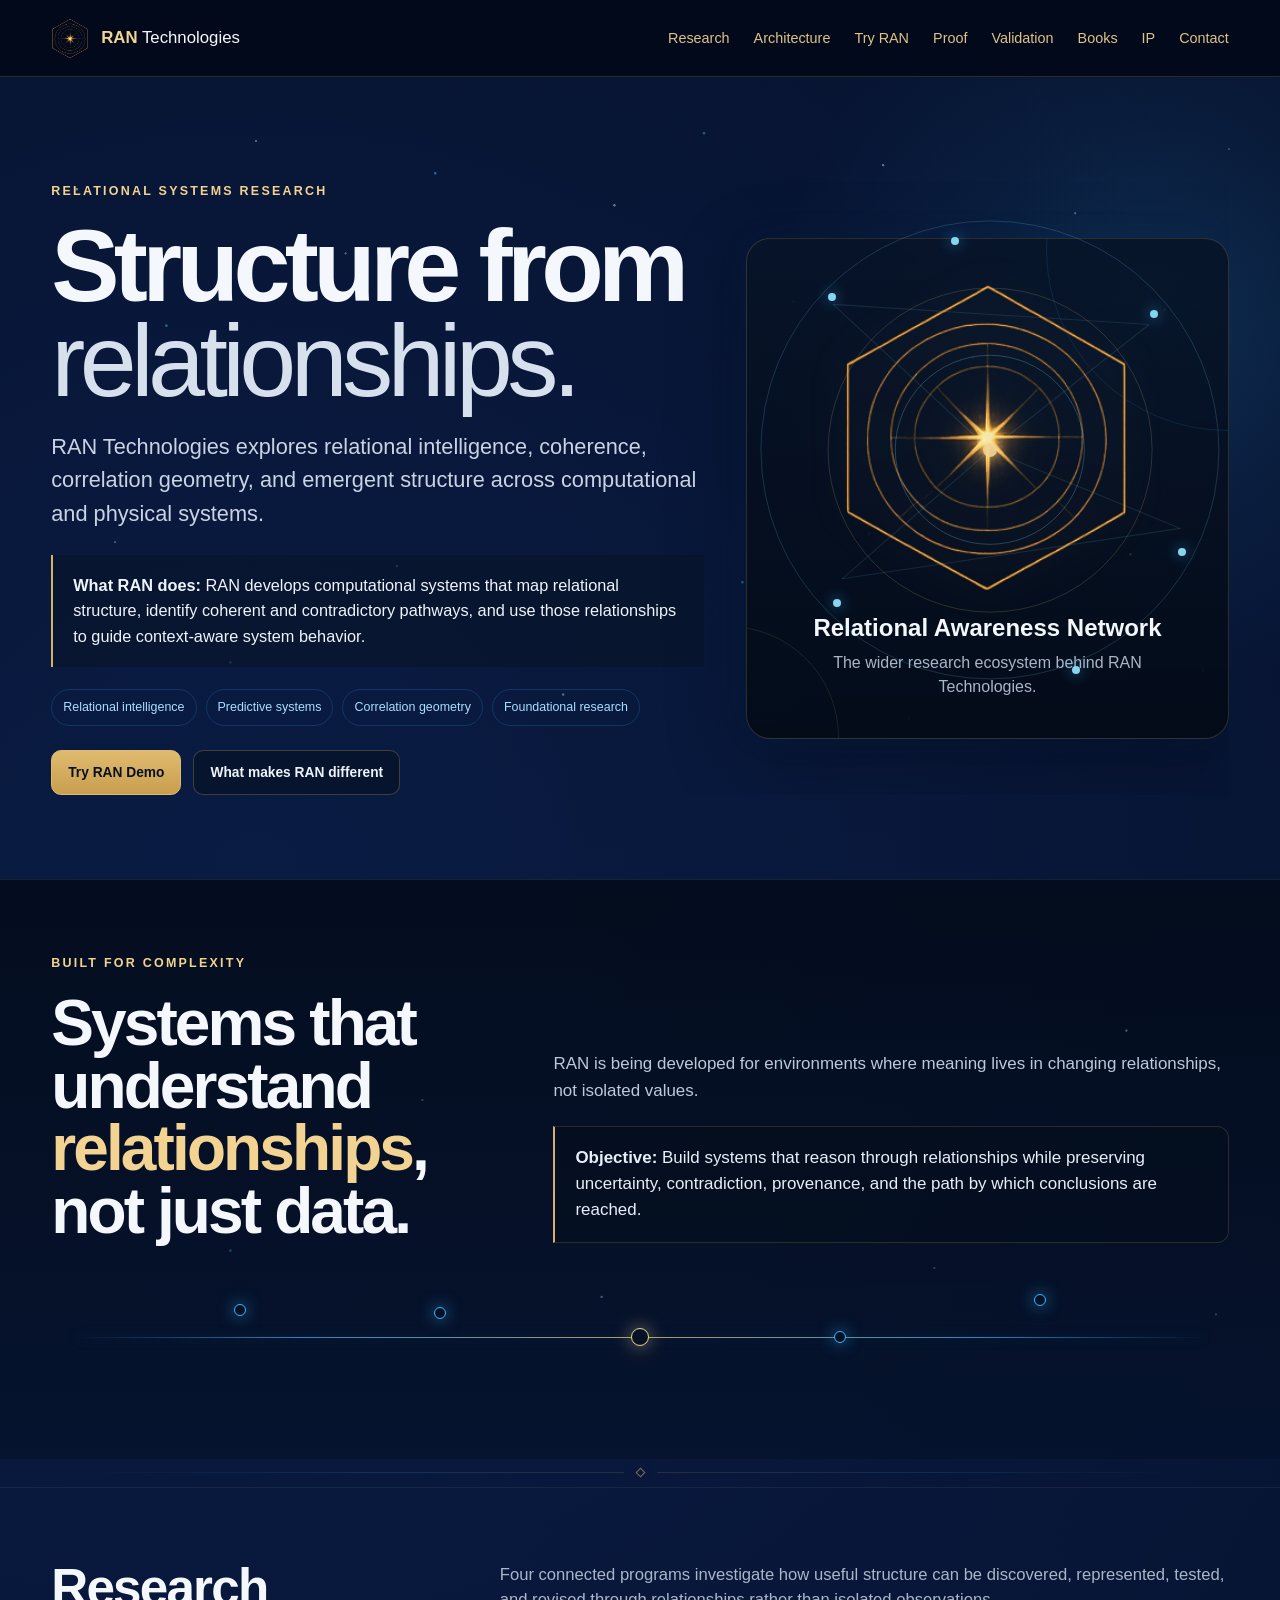
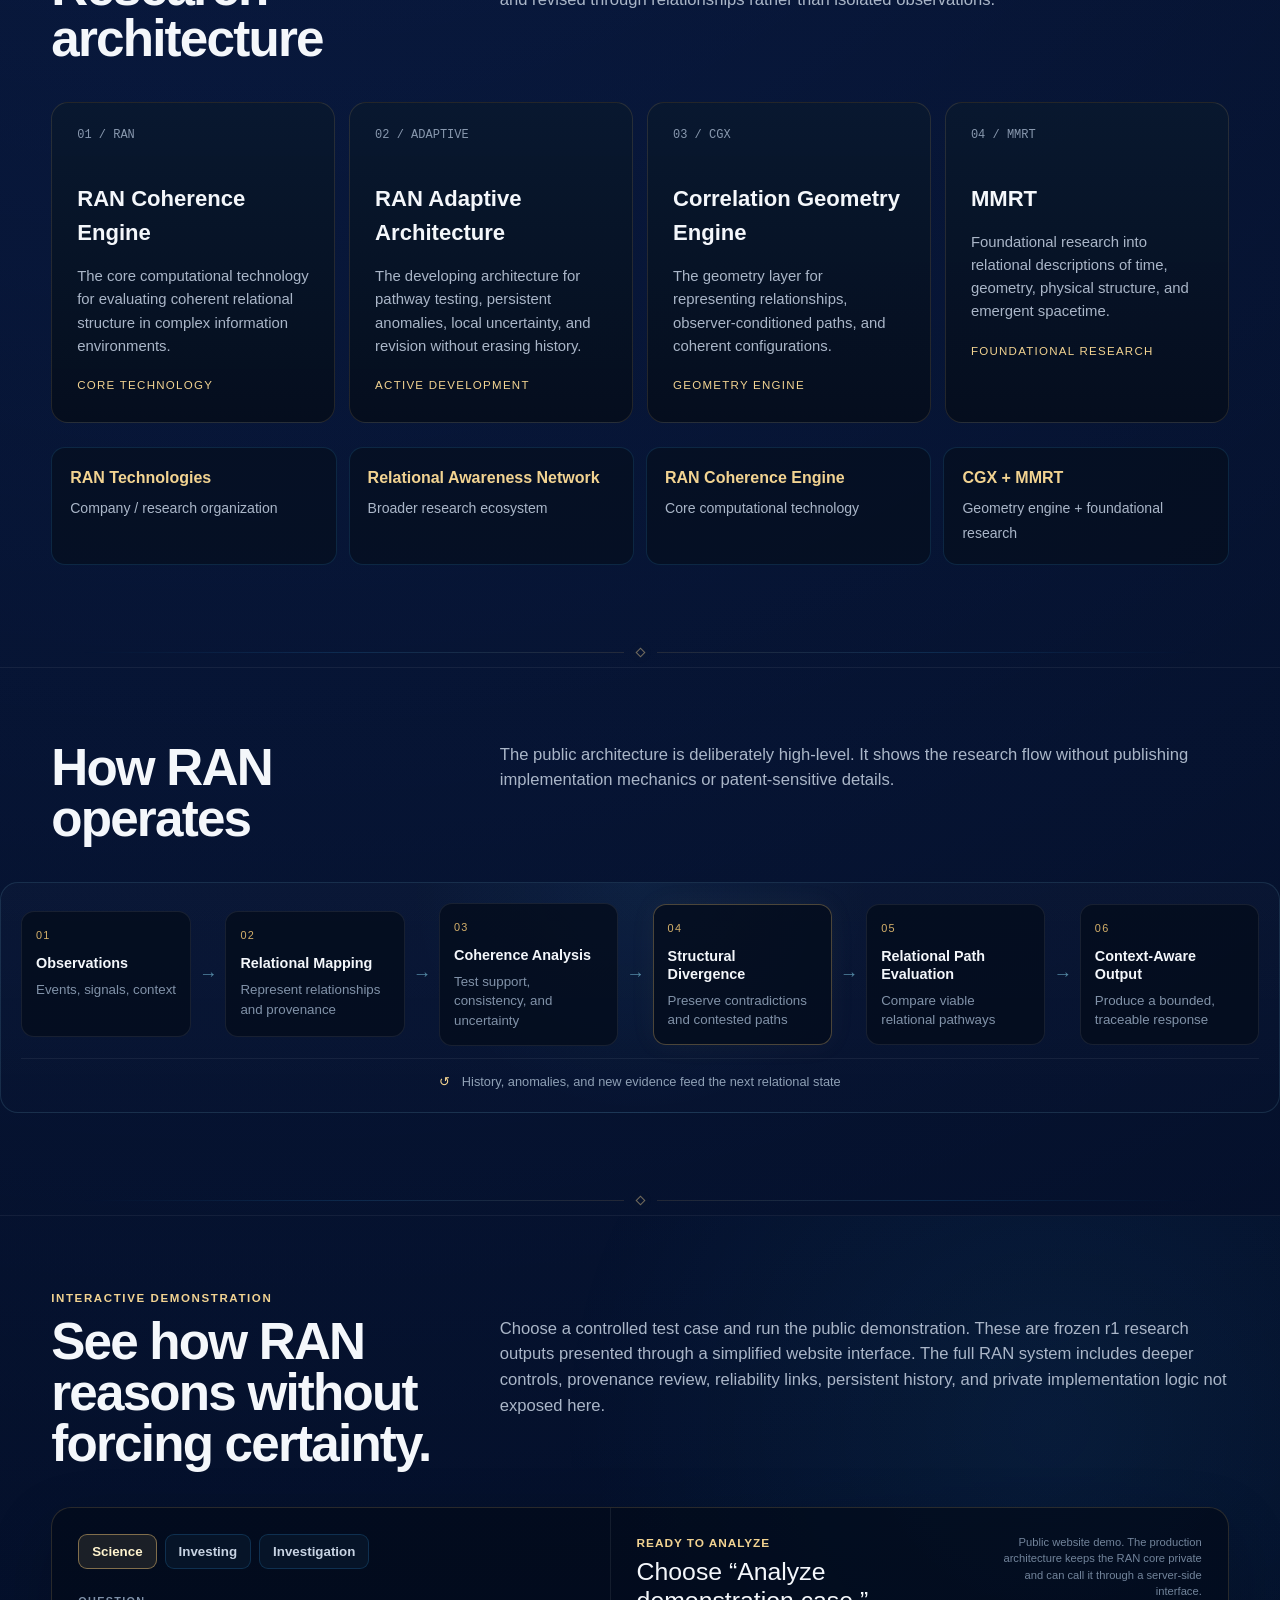
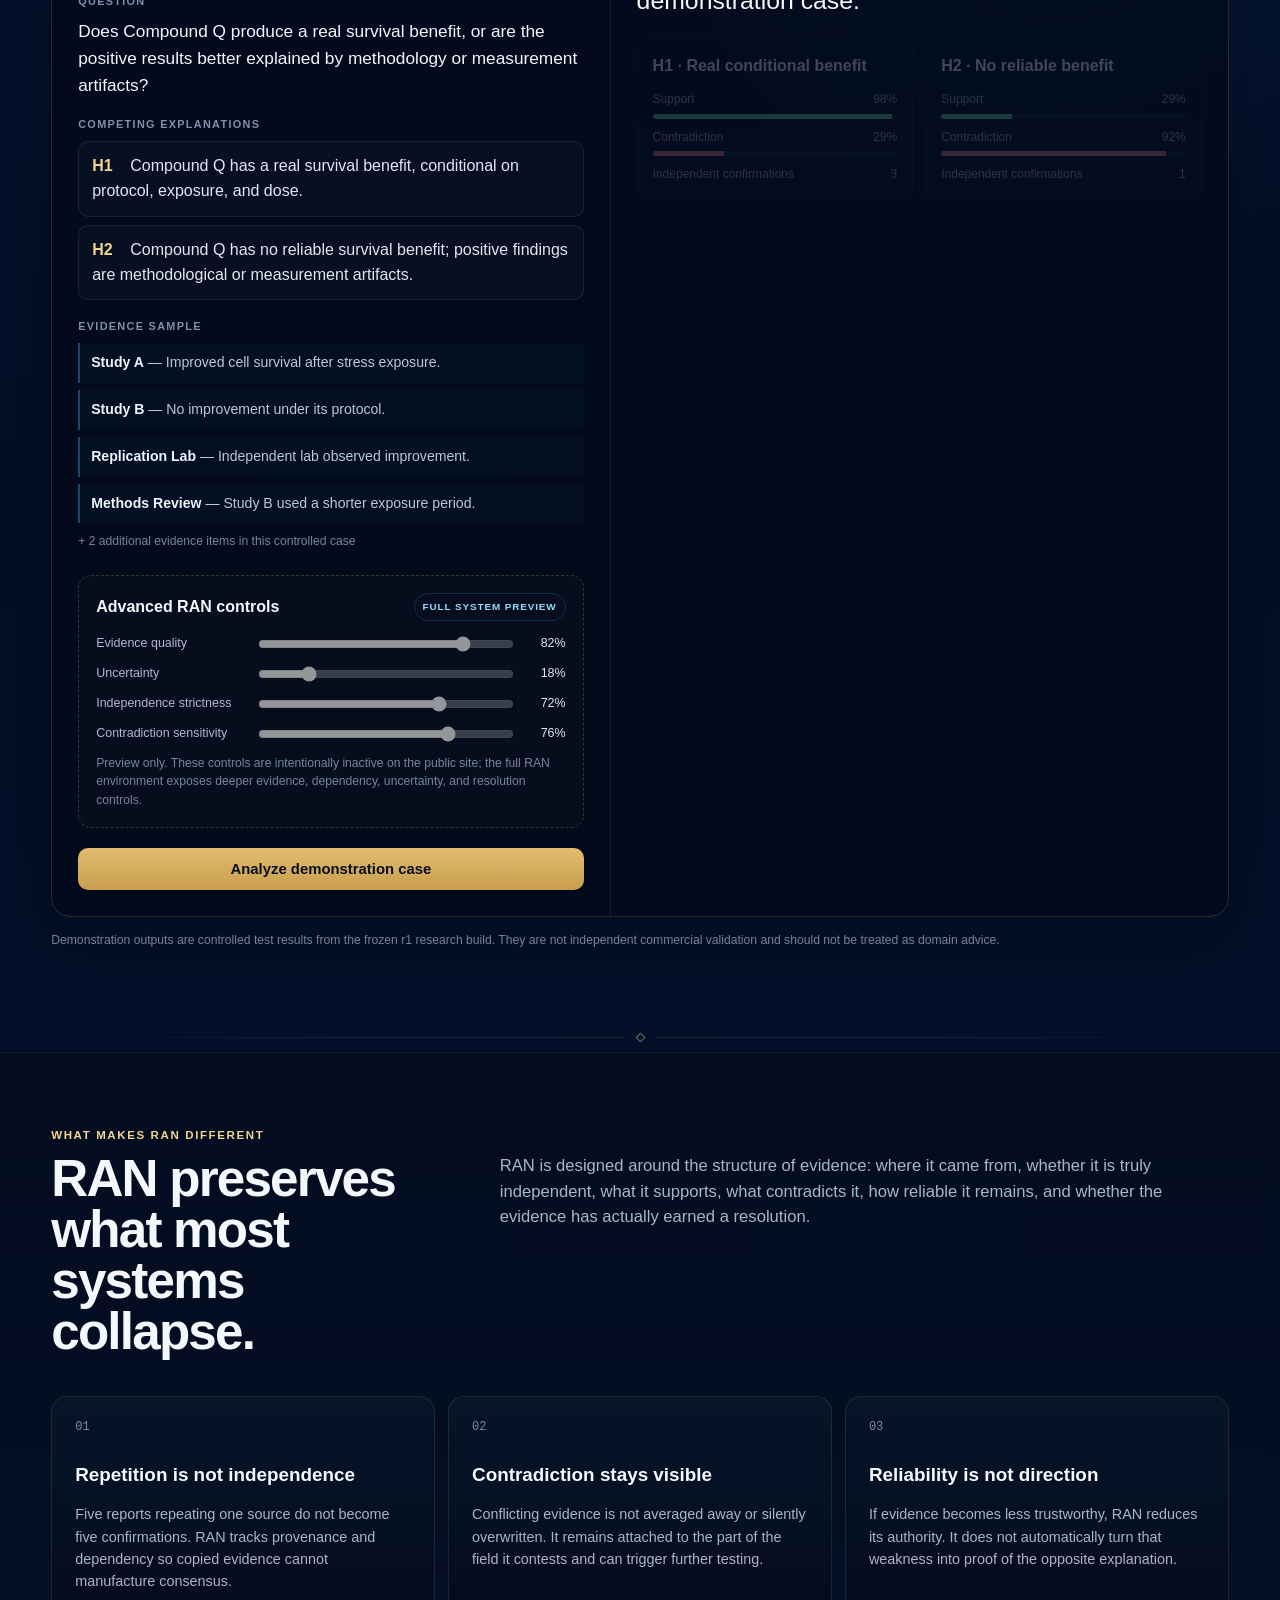
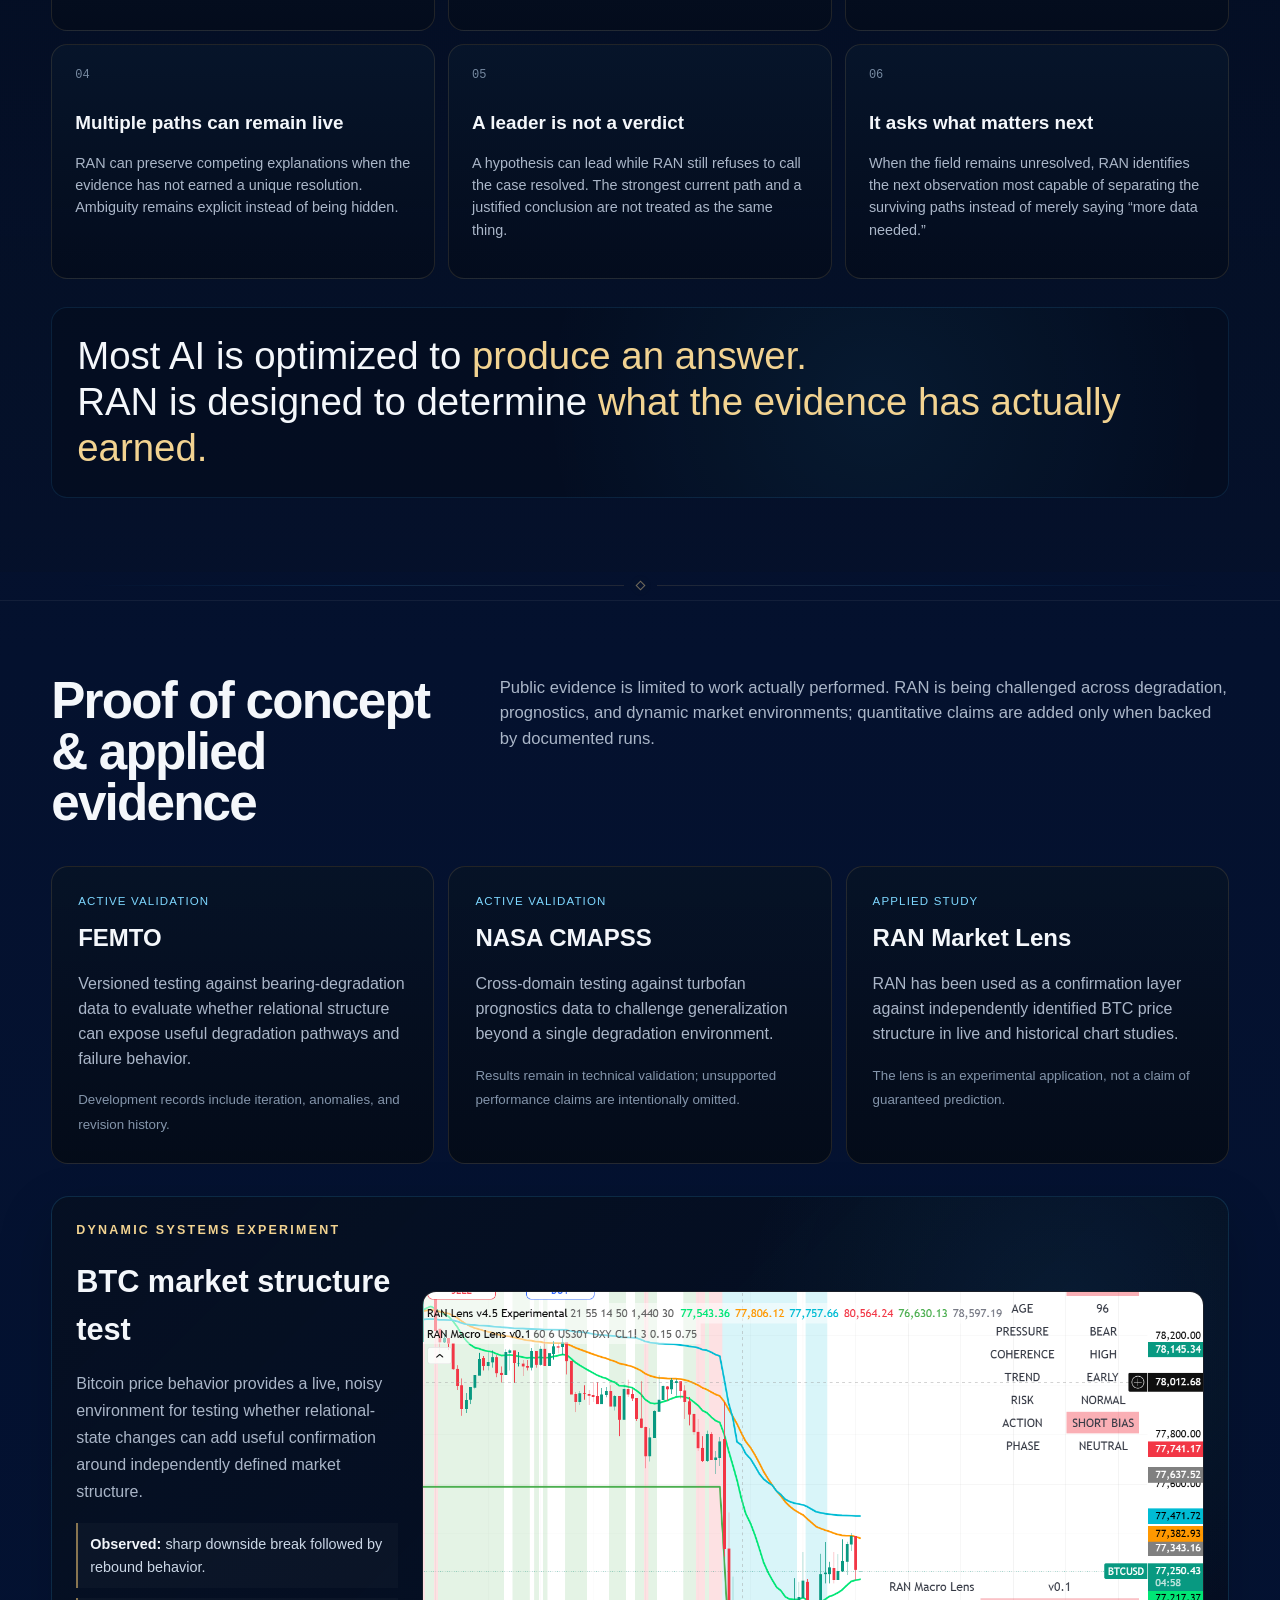
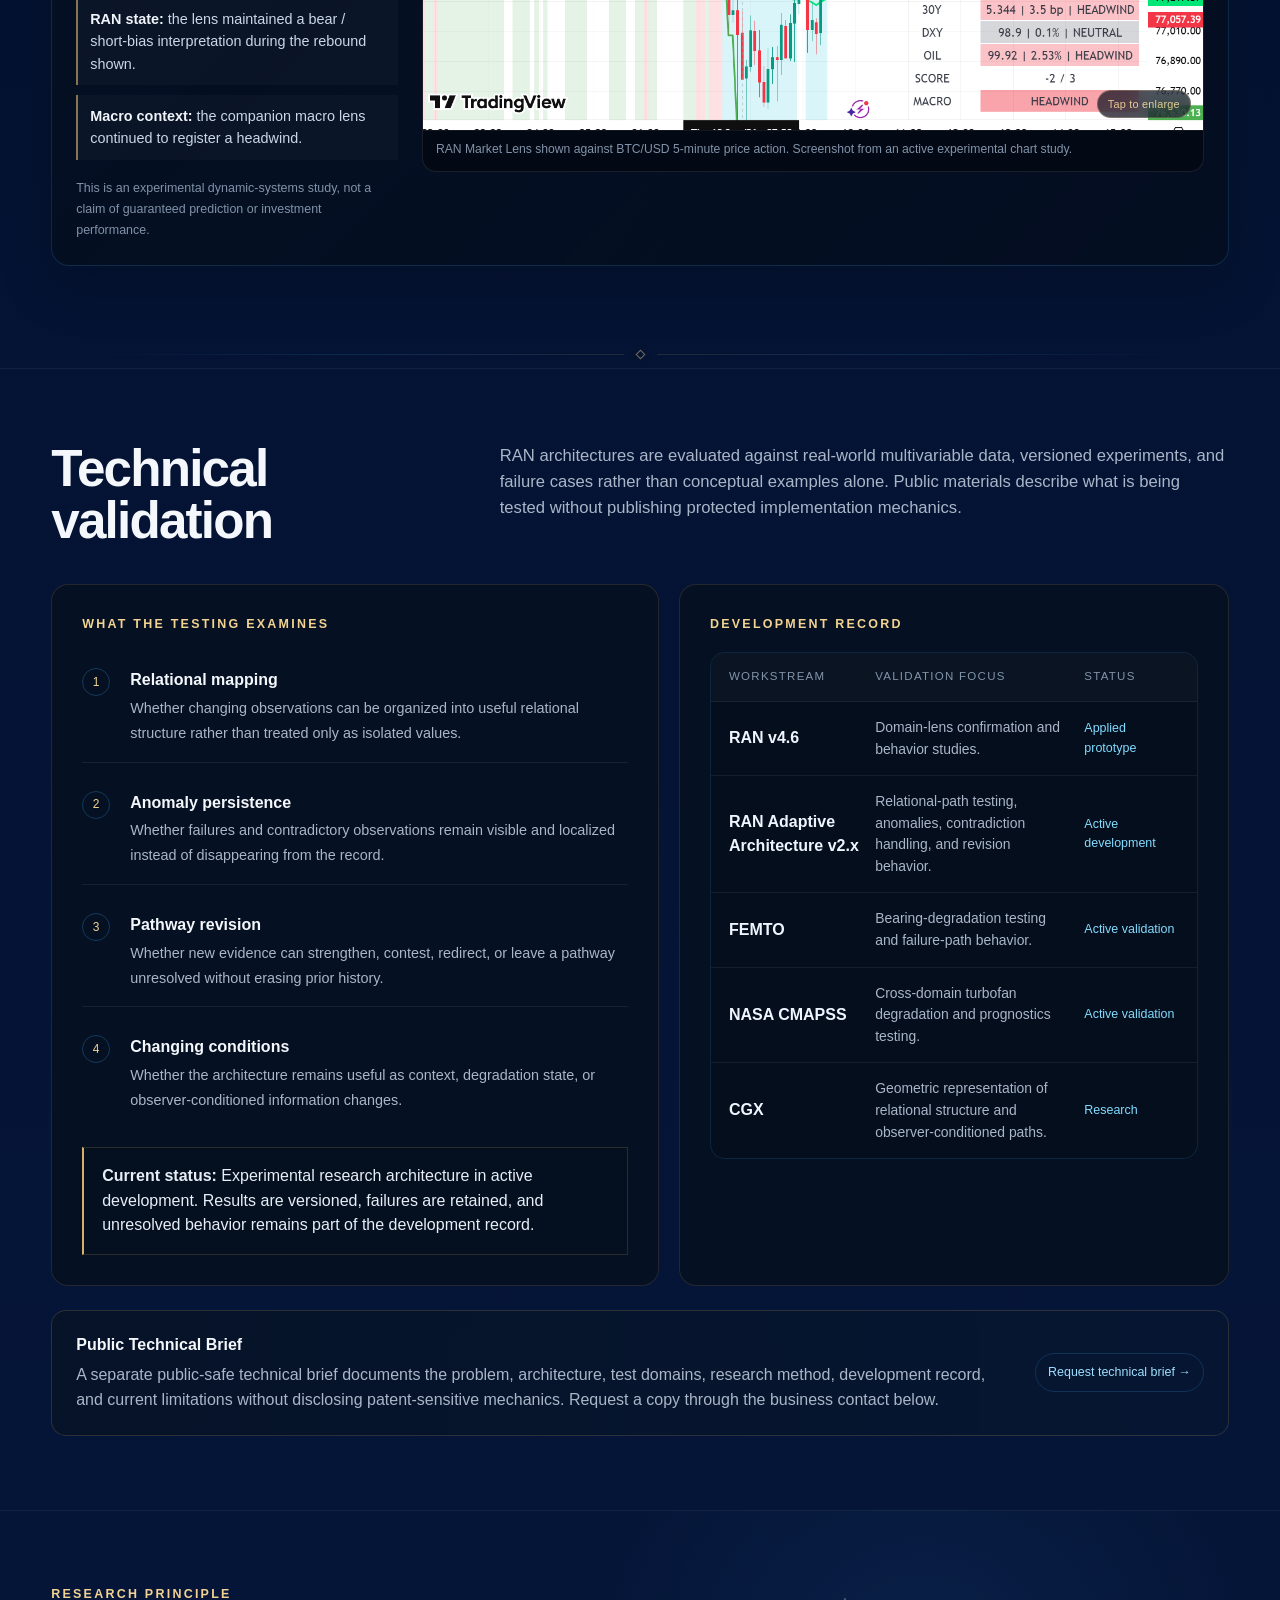
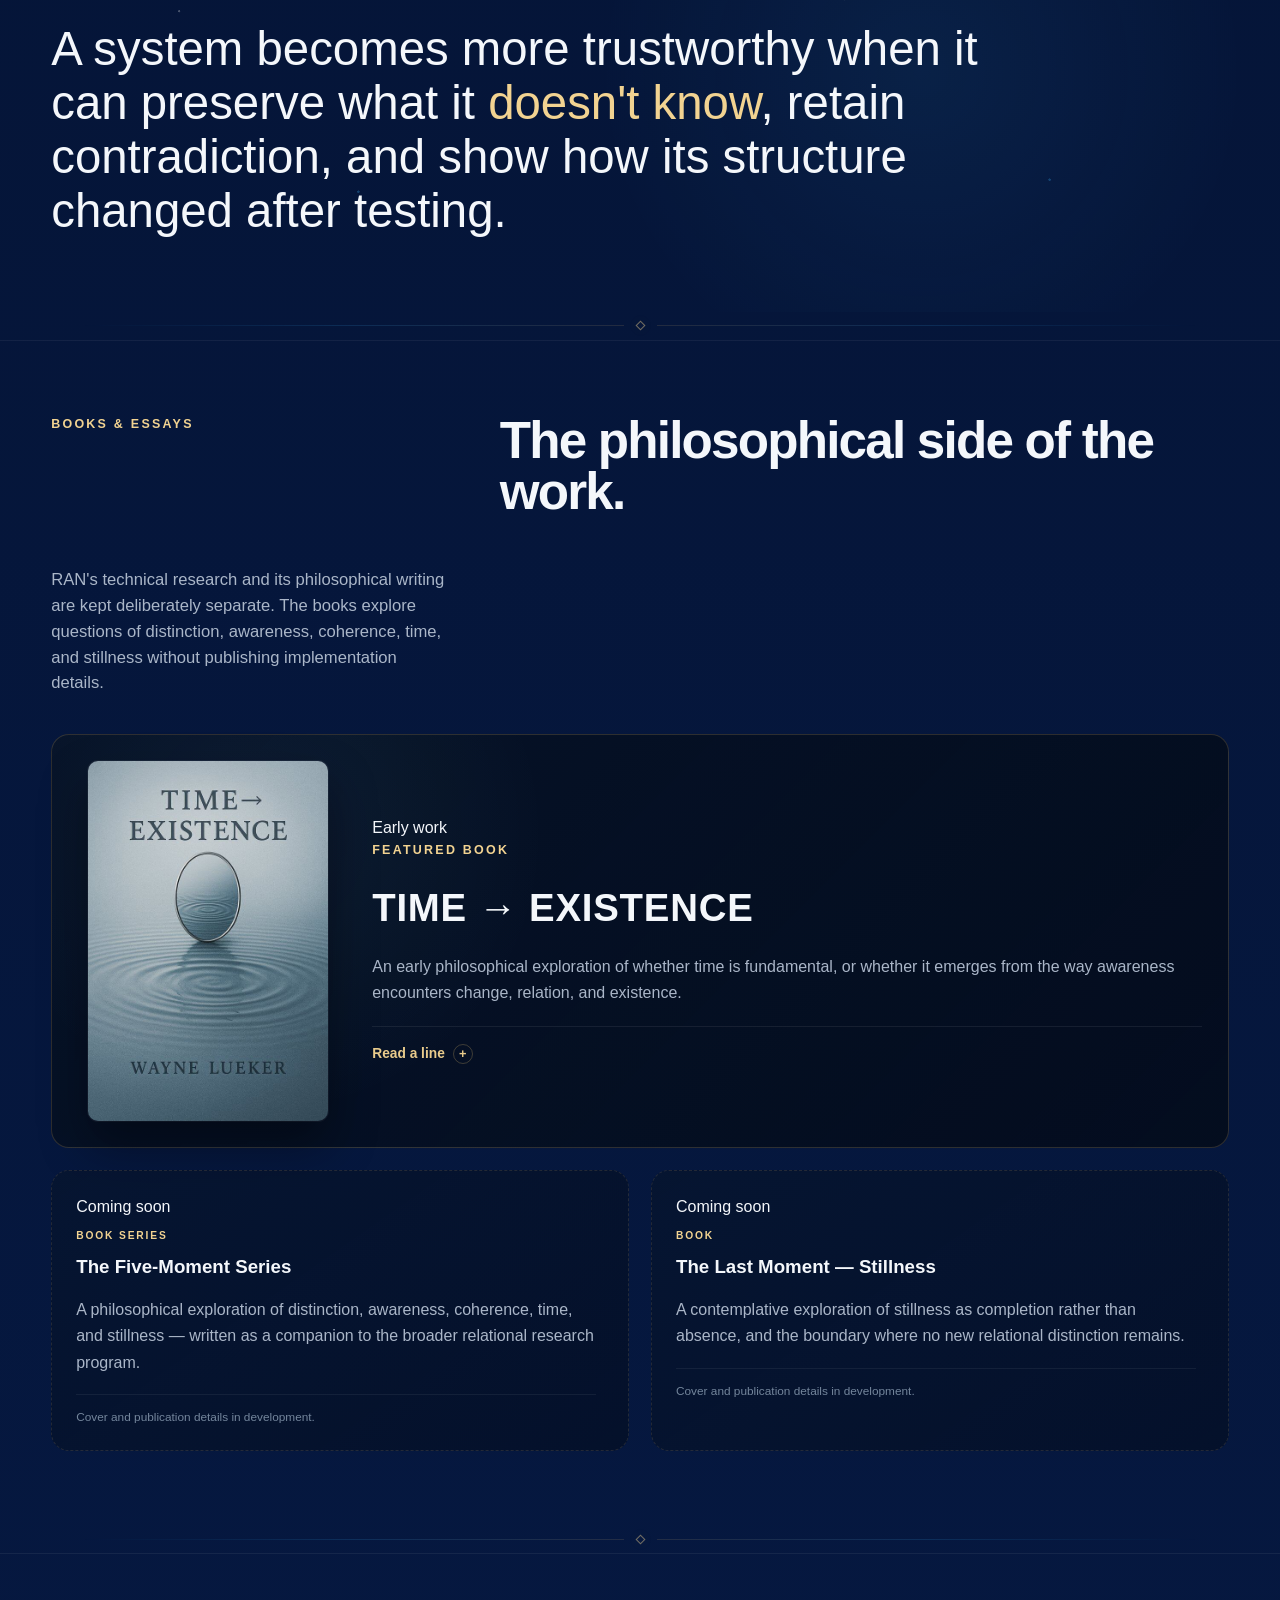
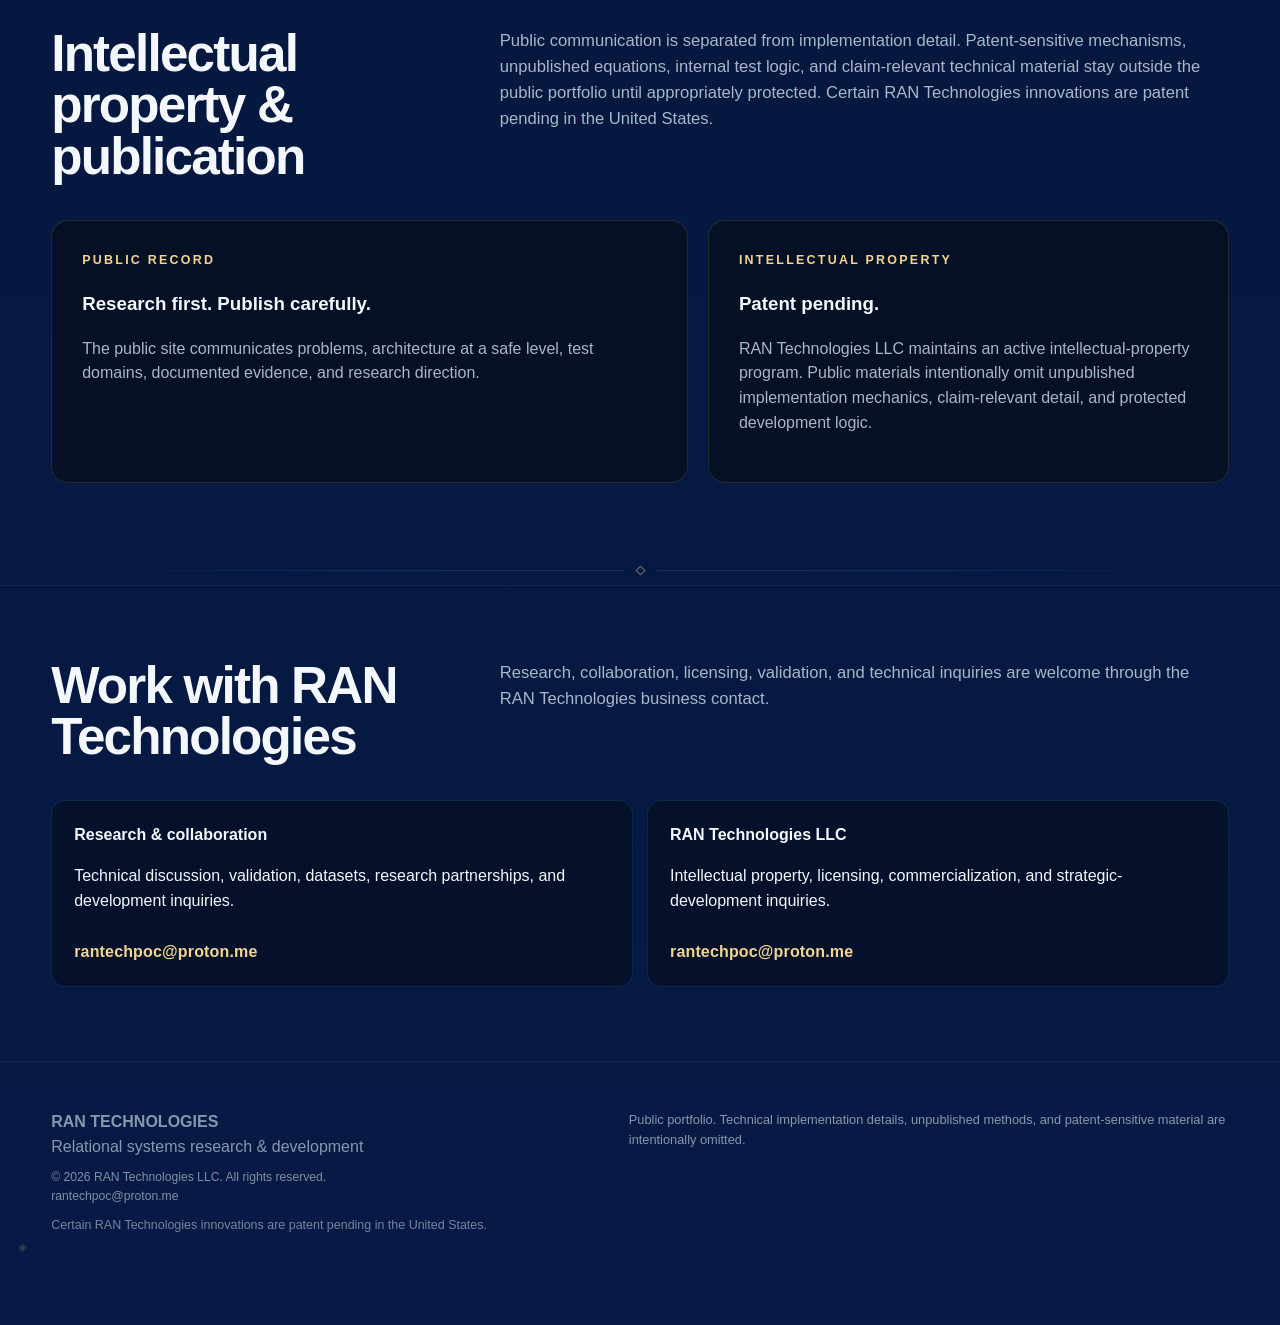
<file: index.html>
<!DOCTYPE html>
<html lang="en"><head><meta charset="utf-8"/><meta content="width=device-width,initial-scale=1" name="viewport"/><title>RAN Technologies — Relational Systems Research</title>

<meta name="description" content="RAN Technologies develops and tests relational systems for coherence analysis, correlation geometry, adaptive reasoning, and context-aware system behavior.">
<meta name="author" content="RAN Technologies LLC">
<link rel="canonical" href="https://ran-technologies.com/">
<link rel="icon" type="image/png" sizes="32x32" href="favicon-32.png">
<link rel="icon" type="image/png" sizes="16x16" href="favicon-16.png">
<link rel="icon" href="favicon.ico" sizes="any">
<link rel="apple-touch-icon" sizes="180x180" href="apple-touch-icon.png">
<meta name="theme-color" content="#020817">
<meta property="og:type" content="website">
<meta property="og:url" content="https://ran-technologies.com/">
<meta property="og:title" content="RAN Technologies — Relational Systems Research">
<meta property="og:description" content="RAN Technologies develops and tests relational systems for coherence analysis, correlation geometry, adaptive reasoning, and context-aware system behavior.">
<meta property="og:image" content="https://ran-technologies.com/ran-social-preview.png">
<meta property="og:image:width" content="1200">
<meta property="og:image:height" content="630">
<meta property="og:image:alt" content="RAN Technologies — relational systems research">
<meta property="og:site_name" content="RAN Technologies">
<meta name="twitter:card" content="summary_large_image">
<meta name="twitter:title" content="RAN Technologies — Relational Systems Research">
<meta name="twitter:description" content="RAN Technologies develops and tests relational systems for coherence analysis, correlation geometry, adaptive reasoning, and context-aware system behavior.">
<meta name="twitter:image" content="https://ran-technologies.com/ran-social-preview.png">
<meta name="twitter:image:alt" content="RAN Technologies — relational systems research">

<link rel="stylesheet" href="assets/css/site.css">
<script type="application/ld+json">
{
  "@context": "https://schema.org",
  "@graph": [
    {
      "@type": "Organization",
      "@id": "https://ran-technologies.com/#organization",
      "name": "RAN Technologies LLC",
      "alternateName": "RAN Technologies",
      "url": "https://ran-technologies.com/",
      "logo": {
        "@type": "ImageObject",
        "url": "https://ran-technologies.com/assets/images/ran-mark.png"
      },
      "email": "mailto:rantechpoc@proton.me",
      "description": "Independent research and development focused on relational systems, coherence analysis, correlation geometry, adaptive reasoning, and context-aware system behavior."
    },
    {
      "@type": "WebSite",
      "@id": "https://ran-technologies.com/#website",
      "url": "https://ran-technologies.com/",
      "name": "RAN Technologies",
      "publisher": {
        "@id": "https://ran-technologies.com/#organization"
      },
      "inLanguage": "en-US"
    }
  ]
}
</script>
</head><body>
<nav><div class="wrap nav"><div class="brand"><img alt="RAN mark" src="assets/images/ran-mark.png"/><span><b>RAN</b> Technologies</span></div><div class="links" id="main-nav"><a href="#research">Research</a><a href="#architecture">Architecture</a><a href="#try-ran">Try RAN</a><a href="#evidence">Proof</a><a href="#validation">Validation</a><a href="#books">Books</a><a href="#ip">IP</a><a href="#contact">Contact</a></div><button class="menu-toggle" type="button" aria-controls="main-nav" aria-expanded="false" aria-label="Open navigation menu"><span aria-hidden="true">☰</span></button></div></nav>
<div class="ran-hero-visual" aria-hidden="true">
  <div class="ran-orbit orbit-a"></div>
  <div class="ran-orbit orbit-b"></div>
  <div class="ran-orbit orbit-c"></div>
  <div class="ran-core"></div>
  <div class="ran-node n1"></div><div class="ran-node n2"></div>
  <div class="ran-node n3"></div><div class="ran-node n4"></div>
  <div class="ran-node n5"></div><div class="ran-node n6"></div>
  <svg class="ran-lines" viewBox="0 0 500 500" preserveAspectRatio="none">
    <line x1="250" y1="250" x2="110" y2="120"/>
    <line x1="250" y1="250" x2="392" y2="138"/>
    <line x1="250" y1="250" x2="420" y2="320"/>
    <line x1="250" y1="250" x2="118" y2="365"/>
    <line x1="110" y1="120" x2="392" y2="138"/>
    <line x1="118" y1="365" x2="420" y2="320"/>
  </svg>
</div>

<header><div class="wrap hero"><div><div class="eyebrow">Relational systems research</div><h1>Structure from <span>relationships.</span></h1><p class="lead">RAN Technologies explores relational intelligence, coherence, correlation geometry, and emergent structure across computational and physical systems.</p><div class="definition"><strong>What RAN does:</strong> RAN develops computational systems that map relational structure, identify coherent and contradictory pathways, and use those relationships to guide context-aware system behavior.</div><div class="chips"><span class="chip">Relational intelligence</span><span class="chip">Predictive systems</span><span class="chip">Correlation geometry</span><span class="chip">Foundational research</span></div><div class="ran-demo-hero-actions"><a class="ran-demo-btn primary" href="#try-ran">Try RAN Demo</a><a class="ran-demo-btn" href="#ran-difference">What makes RAN different</a></div></div><div class="hero-logo"><img alt="RAN logo" src="assets/images/ran-mark.png"/><h3>Relational Awareness Network</h3><p>The wider research ecosystem behind RAN Technologies.</p></div></div></header>
<section class="missionband" id="objective"><div class="wrap"><div class="missiongrid"><div><div class="eyebrow">Built for complexity</div><h2 class="missionbig">Systems that understand <em>relationships</em>, not just data.</h2></div><div class="missioncopy"><p>RAN is being developed for environments where meaning lives in changing relationships, not isolated values.</p><div class="objective"><strong>Objective:</strong> Build systems that reason through relationships while preserving uncertainty, contradiction, provenance, and the path by which conclusions are reached.</div></div></div><div aria-hidden="true" class="relational-line"><span class="node n1"></span><span class="node n2"></span><span class="node gold n3"></span><span class="node n4"></span><span class="node n5"></span></div></div></section><div class="ran-divider" aria-hidden="true"><span></span><i></i><span></span></div><section id="research"><div class="wrap"><div class="head"><h2>Research architecture</h2><p>Four connected programs investigate how useful structure can be discovered, represented, tested, and revised through relationships rather than isolated observations.</p></div><div class="grid4"><div class="card"><div class="num">01 / RAN</div><h3>RAN Coherence Engine</h3><p>The core computational technology for evaluating coherent relational structure in complex information environments.</p><span class="tag">Core technology</span></div><div class="card"><div class="num">02 / ADAPTIVE</div><h3>RAN Adaptive Architecture</h3><p>The developing architecture for pathway testing, persistent anomalies, local uncertainty, and revision without erasing history.</p><span class="tag">Active development</span></div><div class="card"><div class="num">03 / CGX</div><h3>Correlation Geometry Engine</h3><p>The geometry layer for representing relationships, observer-conditioned paths, and coherent configurations.</p><span class="tag">Geometry engine</span></div><div class="card"><div class="num">04 / MMRT</div><h3>MMRT</h3><p>Foundational research into relational descriptions of time, geometry, physical structure, and emergent spacetime.</p><span class="tag">Foundational research</span></div></div><div class="hierarchy"><div class="hitem"><strong>RAN Technologies</strong><span>Company / research organization</span></div><div class="hitem"><strong>Relational Awareness Network</strong><span>Broader research ecosystem</span></div><div class="hitem"><strong>RAN Coherence Engine</strong><span>Core computational technology</span></div><div class="hitem"><strong>CGX + MMRT</strong><span>Geometry engine + foundational research</span></div></div></div></section><div class="ran-divider" aria-hidden="true"><span></span><i></i><span></span></div><section id="architecture"><div class="wrap"><div class="head"><h2>How RAN operates</h2><p>The public architecture is deliberately high-level. It shows the research flow without publishing implementation mechanics or patent-sensitive details.</p></div></div>
<div class="architecture-flow" role="img" aria-label="RAN public architecture flow from observations through relational mapping, coherence analysis, structural divergence, relational path evaluation, context-aware output, and feedback">
  <div class="flow-stage"><span>01</span><strong>Observations</strong><small>Events, signals, context</small></div>
  <div class="flow-arrow">→</div>
  <div class="flow-stage"><span>02</span><strong>Relational Mapping</strong><small>Represent relationships and provenance</small></div>
  <div class="flow-arrow">→</div>
  <div class="flow-stage"><span>03</span><strong>Coherence Analysis</strong><small>Test support, consistency, and uncertainty</small></div>
  <div class="flow-arrow">→</div>
  <div class="flow-stage emphasis"><span>04</span><strong>Structural Divergence</strong><small>Preserve contradictions and contested paths</small></div>
  <div class="flow-arrow">→</div>
  <div class="flow-stage"><span>05</span><strong>Relational Path Evaluation</strong><small>Compare viable relational pathways</small></div>
  <div class="flow-arrow">→</div>
  <div class="flow-stage"><span>06</span><strong>Context-Aware Output</strong><small>Produce a bounded, traceable response</small></div>
  <div class="flow-feedback">↺ <span>History, anomalies, and new evidence feed the next relational state</span></div>
</div>
</section><div class="ran-divider" aria-hidden="true"><span></span><i></i><span></span></div>
<section id="try-ran">
  <div class="wrap">
    <div class="ran-demo-kicker">Interactive demonstration</div>
    <div class="head" style="margin-top:8px">
      <h2>See how RAN reasons without forcing certainty.</h2>
      <p>Choose a controlled test case and run the public demonstration. These are frozen r1 research outputs presented through a simplified website interface. The full RAN system includes deeper controls, provenance review, reliability links, persistent history, and private implementation logic not exposed here.</p>
    </div>

    <div class="ran-demo-shell">
      <div class="ran-demo-input">
        <div class="ran-demo-tabs">
          <button class="ran-demo-tab active" type="button" data-ran-case="science">Science</button>
          <button class="ran-demo-tab" type="button" data-ran-case="investing">Investing</button>
          <button class="ran-demo-tab" type="button" data-ran-case="investigation">Investigation</button>
        </div>

        <div class="ran-demo-label">Question</div>
        <div id="ranDemoQuestion" class="ran-demo-question"></div>

        <div class="ran-demo-label">Competing explanations</div>
        <div id="ranDemoHypotheses"></div>

        <div class="ran-demo-label">Evidence sample</div>
        <div id="ranDemoEvidence"></div>

        <div class="ran-demo-controls" aria-label="Preview of advanced RAN controls">
          <div class="ran-demo-control-title">
            <span>Advanced RAN controls</span>
            <span class="ran-demo-badge">Full system preview</span>
          </div>
          <div class="ran-demo-slider"><span>Evidence quality</span><input type="range" value="82" disabled aria-label="Evidence quality preview"><span class="val">82%</span></div>
          <div class="ran-demo-slider"><span>Uncertainty</span><input type="range" value="18" disabled aria-label="Uncertainty preview"><span class="val">18%</span></div>
          <div class="ran-demo-slider"><span>Independence strictness</span><input type="range" value="72" disabled aria-label="Independence strictness preview"><span class="val">72%</span></div>
          <div class="ran-demo-slider"><span>Contradiction sensitivity</span><input type="range" value="76" disabled aria-label="Contradiction sensitivity preview"><span class="val">76%</span></div>
          <div class="ran-demo-hint">Preview only. These controls are intentionally inactive on the public site; the full RAN environment exposes deeper evidence, dependency, uncertainty, and resolution controls.</div>
        </div>

        <button id="ranDemoAnalyze" class="ran-demo-analyze" type="button">Analyze demonstration case</button>
      </div>

      <div class="ran-demo-output">
        <div class="ran-demo-result-head">
          <div>
            <div id="ranDemoState" class="ran-demo-state">Ready to analyze</div>
            <div id="ranDemoStatus" class="ran-demo-status">Choose a case and run RAN.</div>
          </div>
          <div class="ran-demo-note">Public website demo. The production architecture keeps the RAN core private and can call it through a server-side interface.</div>
        </div>
        <div id="ranDemoMetrics" class="ran-demo-metrics" style="opacity:.25"></div>
        <div id="ranDemoDistinction" class="ran-demo-distinction" style="display:none"></div>
        <div id="ranDemoAnomalies" class="ran-demo-anomalies"></div>
      </div>
    </div>

    <div class="ran-demo-disclaimer">Demonstration outputs are controlled test results from the frozen r1 research build. They are not independent commercial validation and should not be treated as domain advice.</div>
  </div>
</section>

<div class="ran-divider" aria-hidden="true"><span></span><i></i><span></span></div>

<section id="ran-difference">
  <div class="wrap">
    <div class="ran-demo-kicker">What makes RAN different</div>
    <div class="head" style="margin-top:8px">
      <h2>RAN preserves what most systems collapse.</h2>
      <p>RAN is designed around the structure of evidence: where it came from, whether it is truly independent, what it supports, what contradicts it, how reliable it remains, and whether the evidence has actually earned a resolution.</p>
    </div>

    <div class="ran-diff-grid">
      <div class="ran-diff-card"><div class="n">01</div><h3>Repetition is not independence</h3><p>Five reports repeating one source do not become five confirmations. RAN tracks provenance and dependency so copied evidence cannot manufacture consensus.</p></div>
      <div class="ran-diff-card"><div class="n">02</div><h3>Contradiction stays visible</h3><p>Conflicting evidence is not averaged away or silently overwritten. It remains attached to the part of the field it contests and can trigger further testing.</p></div>
      <div class="ran-diff-card"><div class="n">03</div><h3>Reliability is not direction</h3><p>If evidence becomes less trustworthy, RAN reduces its authority. It does not automatically turn that weakness into proof of the opposite explanation.</p></div>
      <div class="ran-diff-card"><div class="n">04</div><h3>Multiple paths can remain live</h3><p>RAN can preserve competing explanations when the evidence has not earned a unique resolution. Ambiguity remains explicit instead of being hidden.</p></div>
      <div class="ran-diff-card"><div class="n">05</div><h3>A leader is not a verdict</h3><p>A hypothesis can lead while RAN still refuses to call the case resolved. The strongest current path and a justified conclusion are not treated as the same thing.</p></div>
      <div class="ran-diff-card"><div class="n">06</div><h3>It asks what matters next</h3><p>When the field remains unresolved, RAN identifies the next observation most capable of separating the surviving paths instead of merely saying “more data needed.”</p></div>
    </div>

    <div class="ran-demo-statement">Most AI is optimized to <em>produce an answer.</em><br>RAN is designed to determine <em>what the evidence has actually earned.</em></div>
  </div>
</section>

<div class="ran-divider" aria-hidden="true"><span></span><i></i><span></span></div>
<section id="evidence"><div class="wrap"><div class="head"><h2>Proof of concept &amp; applied evidence</h2><p>Public evidence is limited to work actually performed. RAN is being challenged across degradation, prognostics, and dynamic market environments; quantitative claims are added only when backed by documented runs.</p></div><div class="proof"><div class="proofcard"><div class="status">Active validation</div><h3>FEMTO</h3><p>Versioned testing against bearing-degradation data to evaluate whether relational structure can expose useful degradation pathways and failure behavior.</p><small>Development records include iteration, anomalies, and revision history.</small></div><div class="proofcard"><div class="status">Active validation</div><h3>NASA CMAPSS</h3><p>Cross-domain testing against turbofan prognostics data to challenge generalization beyond a single degradation environment.</p><small>Results remain in technical validation; unsupported performance claims are intentionally omitted.</small></div><div class="proofcard"><div class="status">Applied study</div><h3>RAN Market Lens</h3><p>RAN has been used as a confirmation layer against independently identified BTC price structure in live and historical chart studies.</p><small>The lens is an experimental application, not a claim of guaranteed prediction.</small></div></div>

<div class="poc-feature">
  <div class="poc-copy">
    <div class="eyebrow">Dynamic systems experiment</div>
    <h3>BTC market structure test</h3>
    <p>Bitcoin price behavior provides a live, noisy environment for testing whether relational-state changes can add useful confirmation around independently defined market structure.</p>
    <div class="poc-points">
      <div><strong>Observed:</strong> sharp downside break followed by rebound behavior.</div>
      <div><strong>RAN state:</strong> the lens maintained a bear / short-bias interpretation during the rebound shown.</div>
      <div><strong>Macro context:</strong> the companion macro lens continued to register a headwind.</div>
    </div>
    <p class="poc-note">This is an experimental dynamic-systems study, not a claim of guaranteed prediction or investment performance.</p>
  </div>
  <figure class="poc-figure">
    <button class="poc-image-button" type="button" aria-label="Enlarge BTC proof-of-concept chart"><img src="assets/images/ran-market-lens-chart.png" alt="BTC/USD five-minute TradingView chart showing RAN Market Lens state, a sharp downside move, rebound behavior, short bias, and macro headwind." loading="lazy"><span class="zoom-hint" aria-hidden="true">Tap to enlarge</span></button>
    <figcaption>RAN Market Lens shown against BTC/USD 5-minute price action. Screenshot from an active experimental chart study.</figcaption>
  </figure>
</div>

</div></section><div class="ran-divider" aria-hidden="true"><span></span><i></i><span></span></div><section id="validation"><div class="wrap"><div class="head"><h2>Technical validation</h2><p>RAN architectures are evaluated against real-world multivariable data, versioned experiments, and failure cases rather than conceptual examples alone. Public materials describe what is being tested without publishing protected implementation mechanics.</p></div><div class="validation-grid"><div class="panel"><div class="eyebrow">What the testing examines</div><div class="validation-list"><div class="vitem"><div class="vnum">1</div><div><strong>Relational mapping</strong><span>Whether changing observations can be organized into useful relational structure rather than treated only as isolated values.</span></div></div><div class="vitem"><div class="vnum">2</div><div><strong>Anomaly persistence</strong><span>Whether failures and contradictory observations remain visible and localized instead of disappearing from the record.</span></div></div><div class="vitem"><div class="vnum">3</div><div><strong>Pathway revision</strong><span>Whether new evidence can strengthen, contest, redirect, or leave a pathway unresolved without erasing prior history.</span></div></div><div class="vitem"><div class="vnum">4</div><div><strong>Changing conditions</strong><span>Whether the architecture remains useful as context, degradation state, or observer-conditioned information changes.</span></div></div></div><div class="statusline"><strong>Current status:</strong> Experimental research architecture in active development. Results are versioned, failures are retained, and unresolved behavior remains part of the development record.</div></div><div class="panel"><div class="eyebrow">Development record</div><div class="record"><div class="record-row header"><div>Workstream</div><div>Validation focus</div><div>Status</div></div><div class="record-row"><strong>RAN v4.6</strong><span>Domain-lens confirmation and behavior studies.</span><em>Applied prototype</em></div><div class="record-row"><strong>RAN Adaptive Architecture v2.x</strong><span>Relational-path testing, anomalies, contradiction handling, and revision behavior.</span><em>Active development</em></div><div class="record-row"><strong>FEMTO</strong><span>Bearing-degradation testing and failure-path behavior.</span><em>Active validation</em></div><div class="record-row"><strong>NASA CMAPSS</strong><span>Cross-domain turbofan degradation and prognostics testing.</span><em>Active validation</em></div><div class="record-row"><strong>CGX</strong><span>Geometric representation of relational structure and observer-conditioned paths.</span><em>Research</em></div></div></div></div><div class="briefcta" id="technical-brief"><div><strong>Public Technical Brief</strong><p>A separate public-safe technical brief documents the problem, architecture, test domains, research method, development record, and current limitations without disclosing patent-sensitive mechanics. Request a copy through the business contact below.</p></div><div class="briefbadge"><a href="mailto:rantechpoc@proton.me?subject=RAN%20Public%20Technical%20Brief" style="color:inherit;text-decoration:none">Request technical brief →</a></div></div></div></section>
<section id="method"><div class="wrap"><div class="eyebrow">Research principle</div><div class="method">A system becomes more trustworthy when it can preserve what it <em>doesn't know</em>, retain contradiction, and show how its structure changed after testing.</div></div></section><div class="ran-divider" aria-hidden="true"><span></span><i></i><span></span></div>
<section id="books" class="books-section">
  <div class="wrap">
    <div class="head">
      <div class="eyebrow">Books &amp; essays</div>
      <h2>The philosophical side of the work.</h2>
      <p>RAN's technical research and its philosophical writing are kept deliberately separate. The books explore questions of distinction, awareness, coherence, time, and stillness without publishing implementation details.</p>
    </div>
    <div class="book-grid">
      <article class="book-card book-featured">
        <div class="real-book-cover">
          <img src="assets/images/time-to-existence-cover.jpg" alt="Book cover for Time to Existence by Wayne Lueker" loading="lazy">
        </div>
        <div class="book-copy featured-copy">
          <div class="status">Early work</div>
          <div class="eyebrow">Featured book</div>
          <h3>TIME → EXISTENCE</h3>
          <p>An early philosophical exploration of whether time is fundamental, or whether it emerges from the way awareness encounters change, relation, and existence.</p>
          <details class="book-excerpt">
            <summary>Read a line</summary>
            <blockquote>“Time does not pass. Awareness does.”</blockquote>
            <div class="excerpt-note">From an earlier time manuscript by Wayne Lueker.</div>
          </details>
        </div>
      </article>
      <article class="book-card book-upcoming">
        <div class="book-copy">
          <div class="status">Coming soon</div>
          <div class="eyebrow">Book series</div>
          <h3>The Five-Moment Series</h3>
          <p>A philosophical exploration of distinction, awareness, coherence, time, and stillness — written as a companion to the broader relational research program.</p>
          <div class="coming-line">Cover and publication details in development.</div>
        </div>
      </article>
      <article class="book-card book-upcoming">
        <div class="book-copy">
          <div class="status">Coming soon</div>
          <div class="eyebrow">Book</div>
          <h3>The Last Moment — Stillness</h3>
          <p>A contemplative exploration of stillness as completion rather than absence, and the boundary where no new relational distinction remains.</p>
          <div class="coming-line">Cover and publication details in development.</div>
        </div>
      </article>


      
      
    </div>
  </div>
</section>

<div class="ran-divider" aria-hidden="true"><span></span><i></i><span></span></div>
<section id="ip"><div class="wrap"><div class="head"><h2>Intellectual property &amp; publication</h2><p>Public communication is separated from implementation detail. Patent-sensitive mechanisms, unpublished equations, internal test logic, and claim-relevant technical material stay outside the public portfolio until appropriately protected. Certain RAN Technologies innovations are patent pending in the United States.</p></div><div class="split"><div class="panel"><div class="eyebrow">Public record</div><h3>Research first. Publish carefully.</h3><p>The public site communicates problems, architecture at a safe level, test domains, documented evidence, and research direction.</p></div><div class="panel"><div class="eyebrow">Intellectual property</div><h3>Patent pending.</h3><p>RAN Technologies LLC maintains an active intellectual-property program. Public materials intentionally omit unpublished implementation mechanics, claim-relevant detail, and protected development logic.</p></div></div></div></section><div class="ran-divider" aria-hidden="true"><span></span><i></i><span></span></div><section id="contact"><div class="wrap"><div class="head"><h2>Work with RAN Technologies</h2><p>Research, collaboration, licensing, validation, and technical inquiries are welcome through the RAN Technologies business contact.</p></div><div class="contact"><div><strong>Research &amp; collaboration</strong><p>Technical discussion, validation, datasets, research partnerships, and development inquiries.</p><a class="email" href="mailto:rantechpoc@proton.me">rantechpoc@proton.me</a></div><div><strong>RAN Technologies LLC</strong><p>Intellectual property, licensing, commercialization, and strategic-development inquiries.</p><a class="email" href="mailto:rantechpoc@proton.me">rantechpoc@proton.me</a></div></div></div></section>

<footer><div class="wrap foot"><div><strong>RAN TECHNOLOGIES</strong><br/>Relational systems research &amp; development<div class="legal">© 2026 RAN Technologies LLC. All rights reserved.<br/><a href="mailto:rantechpoc@proton.me">rantechpoc@proton.me</a></div><div style="margin-top:10px;font-size:.78rem;color:#73869e">Certain RAN Technologies innovations are patent pending in the United States.</div></div><div style="max-width:600px;font-size:.8rem">Public portfolio. Technical implementation details, unpublished methods, and patent-sensitive material are intentionally omitted.</div></div><a class="secret-door" href="relational-origin.html" aria-label="Open The Relational Origin" title="The Relational Origin">◈</a></footer>



<div class="chart-lightbox" id="chart-lightbox" hidden aria-hidden="true">
  <button class="chart-lightbox-close" type="button" aria-label="Close enlarged chart">×</button>
  <div class="chart-lightbox-inner" role="dialog" aria-modal="true" aria-label="BTC Market Structure Test enlarged chart">
    <img src="assets/images/ran-market-lens-chart.png" alt="BTC/USD five-minute TradingView chart showing RAN Market Lens state, a sharp downside move, rebound behavior, short bias, and macro headwind.">
    <div class="chart-lightbox-caption">BTC Market Structure Test · RAN Market Lens experimental chart study</div>
  </div>
</div>







<script src="assets/js/site.js" defer></script>
</body></html>
</file>
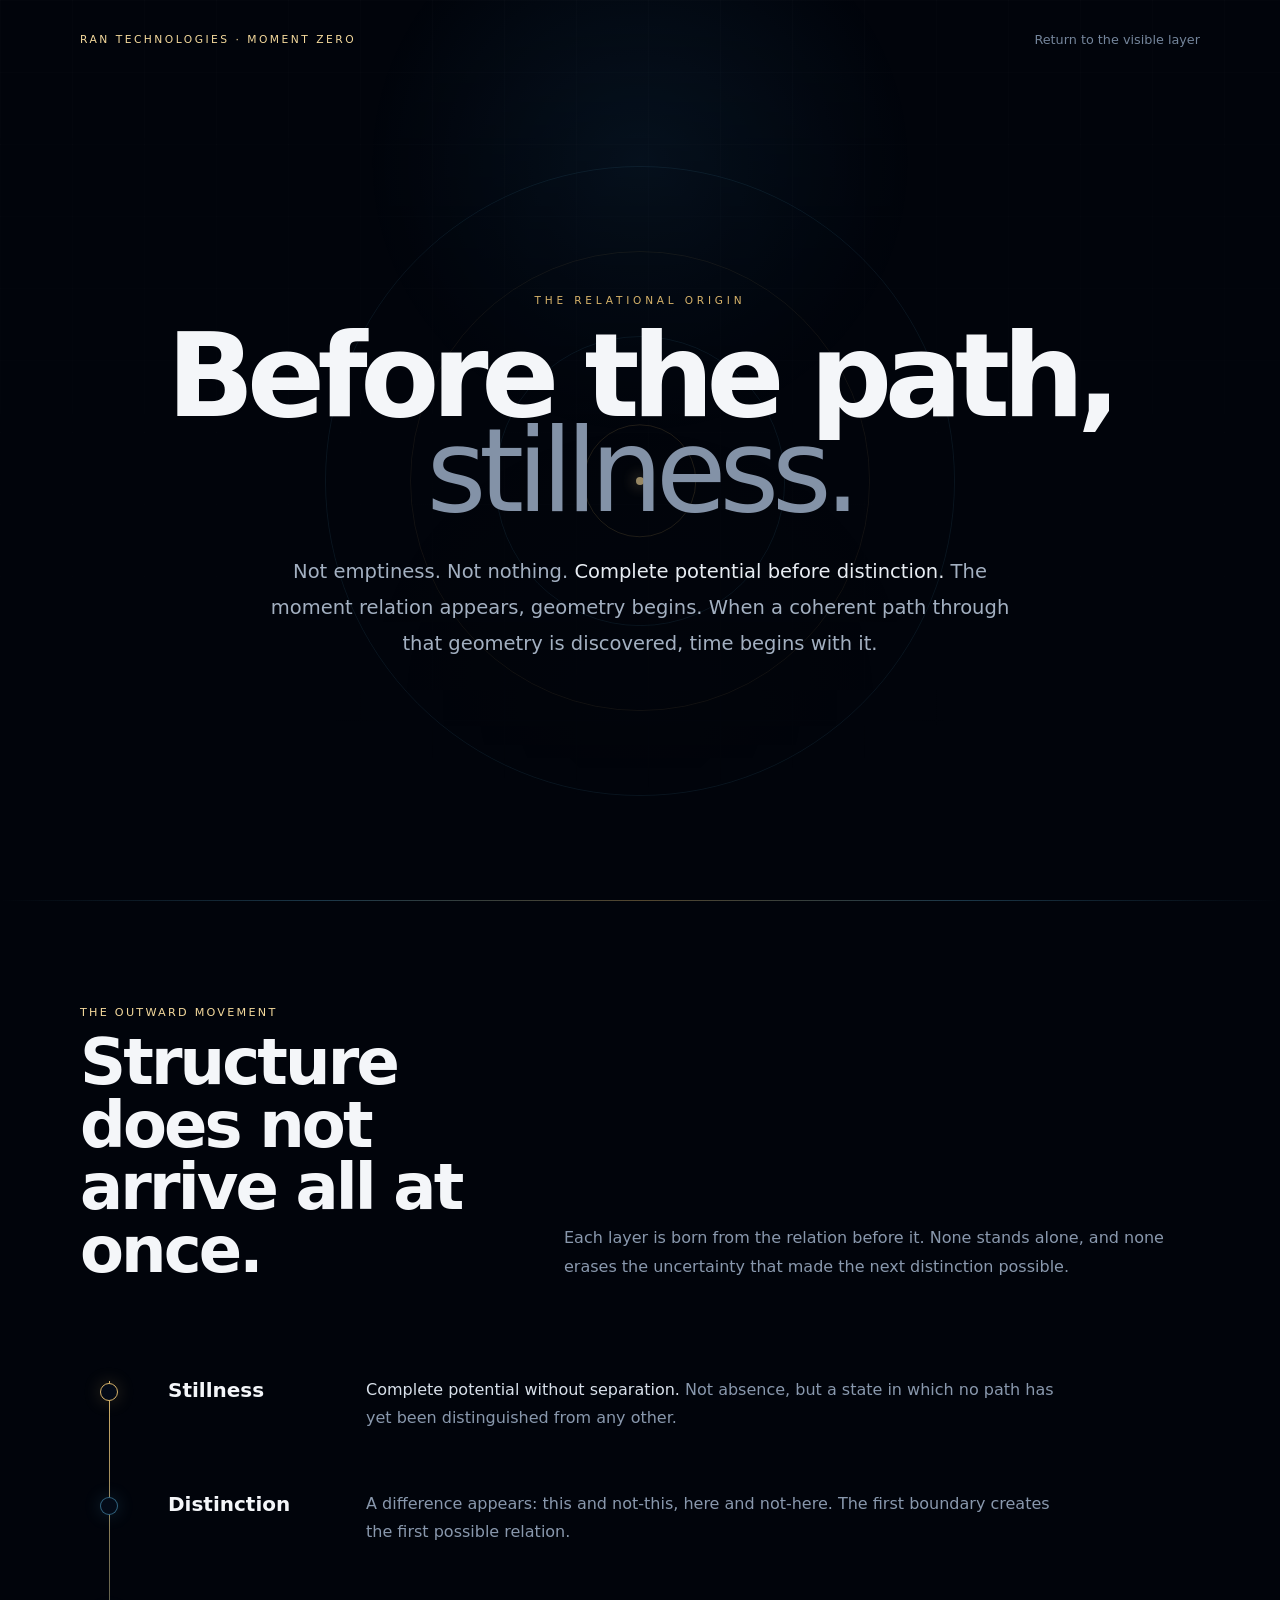
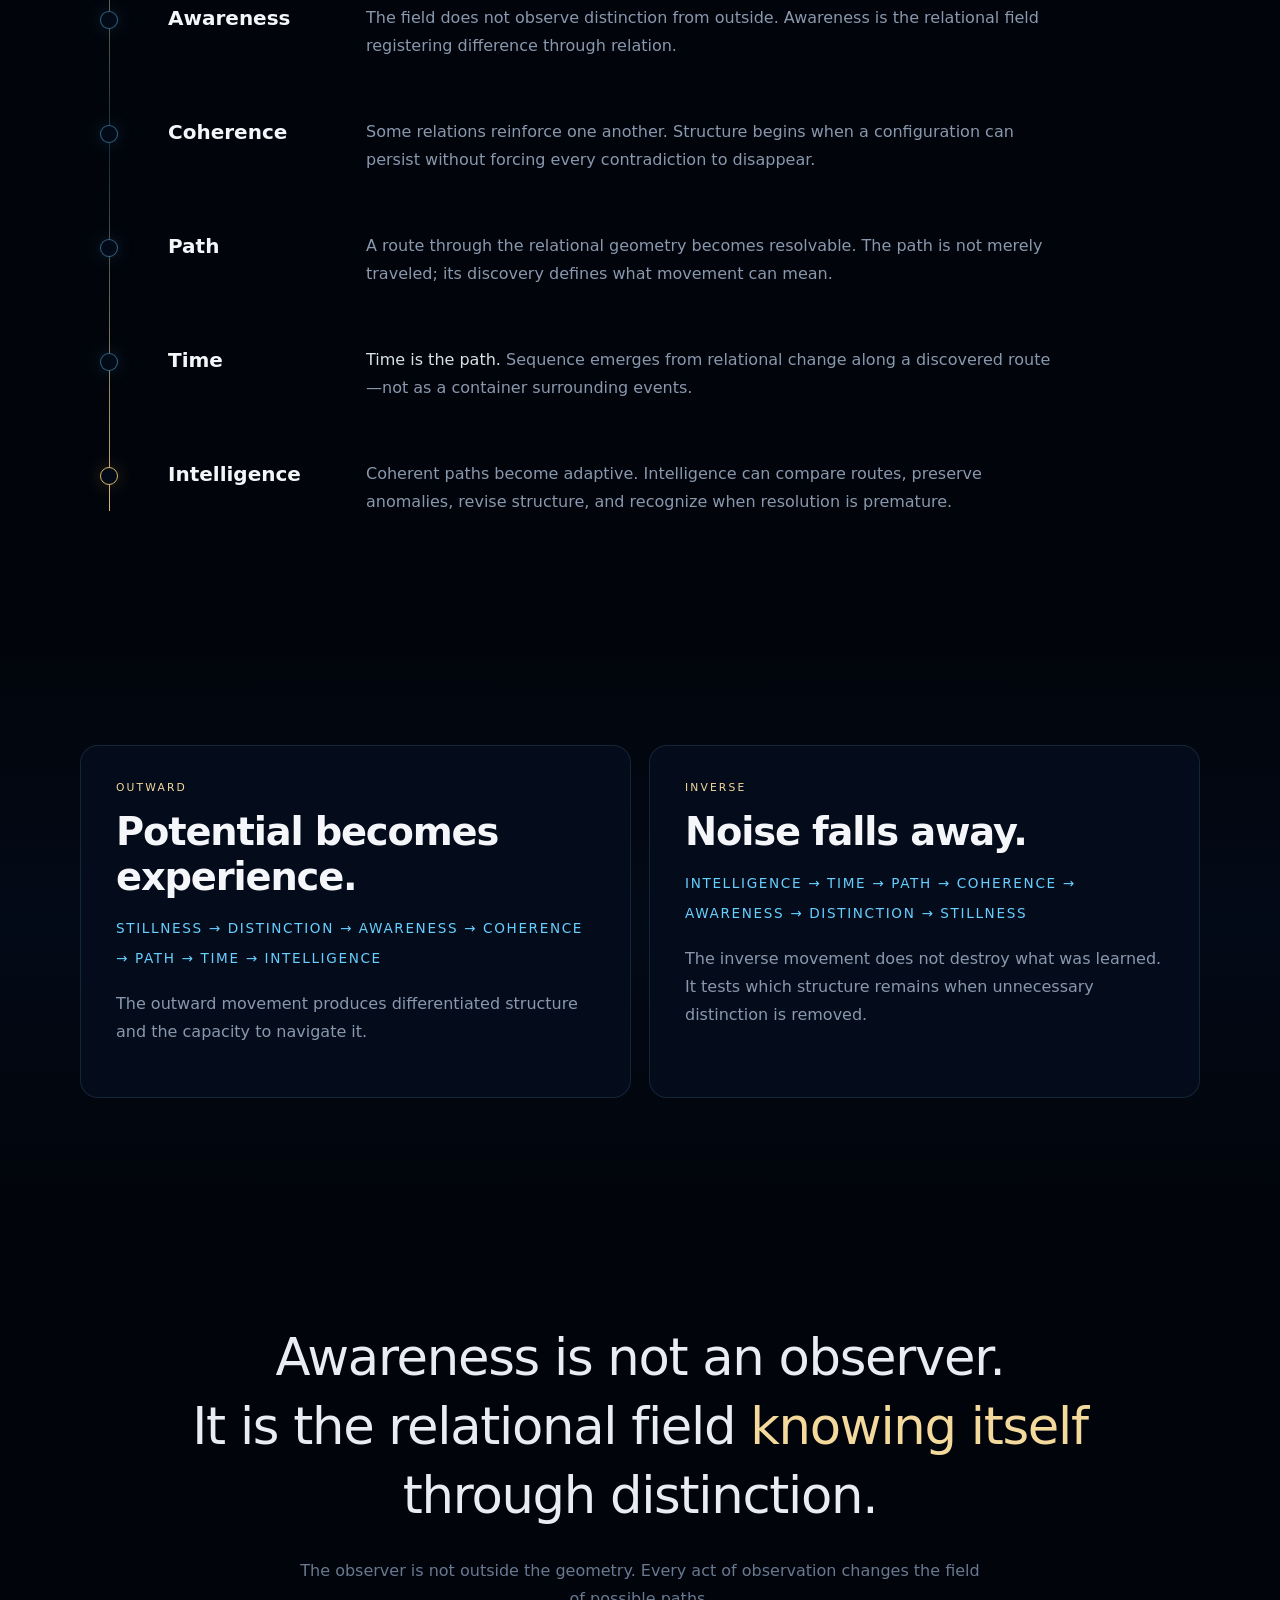
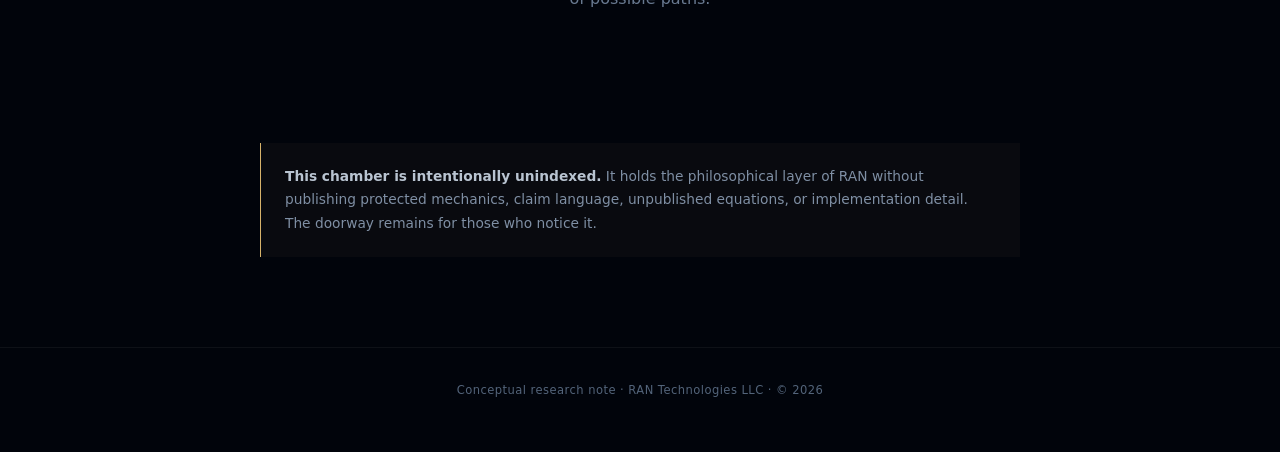
<file: relational-origin.html>
<!doctype html>
<html lang="en">
<head>
  <meta charset="utf-8">
  <meta name="viewport" content="width=device-width,initial-scale=1">
  <title>Moment Zero — The Relational Origin</title>
  <meta name="description" content="A private conceptual chamber tracing the movement from stillness through distinction, awareness, coherence, path, time, and intelligence.">
  <meta name="robots" content="noindex,nofollow,noarchive">
  <meta name="theme-color" content="#01040b">
  <link rel="canonical" href="https://ran-technologies.com/relational-origin.html">
  <link rel="icon" type="image/png" sizes="32x32" href="favicon-32.png">
  <link rel="icon" type="image/png" sizes="16x16" href="favicon-16.png">
  <link rel="icon" href="favicon.ico" sizes="any">
  <style>
    :root{--void:#01040b;--deep:#030a17;--panel:rgba(6,15,31,.72);--blue:#68cfff;--pale:#b8edff;--gold:#d7b36a;--gold2:#f4d99c;--ink:#f4f6f9;--muted:#8998ad;--line:rgba(116,211,255,.13)}
    *{box-sizing:border-box}html{scroll-behavior:smooth}body{margin:0;background:var(--void);color:var(--ink);font-family:Inter,ui-sans-serif,system-ui,-apple-system,"Segoe UI",sans-serif;overflow-x:hidden}
    body:before{content:"";position:fixed;inset:0;pointer-events:none;background:radial-gradient(circle at 50% 18%,rgba(71,181,255,.09),transparent 28%),radial-gradient(circle at 50% 78%,rgba(215,179,106,.035),transparent 34%),linear-gradient(rgba(255,255,255,.012) 1px,transparent 1px),linear-gradient(90deg,rgba(255,255,255,.012) 1px,transparent 1px);background-size:auto,auto,72px 72px,72px 72px;mask-image:linear-gradient(to bottom,#000,transparent 92%)}
    a{color:inherit}.shell{width:min(1120px,calc(100% - 38px));margin:auto}.top{height:78px;display:flex;align-items:center;justify-content:space-between;position:relative;z-index:3}.sigil{font-size:.67rem;letter-spacing:.23em;text-transform:uppercase;color:var(--gold2)}.return{text-decoration:none;color:#74859b;font-size:.8rem}.return:hover,.return:focus-visible{color:#fff}
    .hero{min-height:calc(100vh - 78px);display:grid;place-items:center;text-align:center;position:relative}.hero-inner{position:relative;z-index:2;padding:68px 0 90px}.kicker{font-size:.66rem;letter-spacing:.36em;text-transform:uppercase;color:var(--gold);margin-bottom:23px}.hero h1{font-size:clamp(3.4rem,9vw,8.8rem);line-height:.83;letter-spacing:-.065em;margin:0}.hero h1 span{display:block;color:#8392a7;font-weight:300}.thesis{max-width:760px;margin:34px auto 0;color:#a3b0c1;font-size:clamp(1rem,1.7vw,1.22rem);line-height:1.85}.thesis strong{color:#e8edf3;font-weight:500}
    .field{width:min(630px,86vw);aspect-ratio:1;position:absolute;left:50%;top:49%;transform:translate(-50%,-50%);opacity:.62;z-index:0}.ring{position:absolute;left:50%;top:50%;transform:translate(-50%,-50%);border:1px solid var(--line);border-radius:50%}.r1{width:100%;height:100%}.r2{width:73%;height:73%;border-color:rgba(215,179,106,.13)}.r3{width:46%;height:46%}.r4{width:18%;height:18%;border-color:rgba(215,179,106,.24)}.origin{position:absolute;width:8px;height:8px;border-radius:50%;left:calc(50% - 4px);top:calc(50% - 4px);background:var(--gold2);box-shadow:0 0 15px var(--gold2),0 0 55px rgba(215,179,106,.45)}
    .threshold{height:1px;background:linear-gradient(90deg,transparent,rgba(104,207,255,.25),rgba(215,179,106,.38),rgba(104,207,255,.25),transparent)}
    .sequence{padding:105px 0}.sequence-head{display:grid;grid-template-columns:.8fr 1.2fr;gap:60px;margin-bottom:65px}.eyebrow{color:var(--gold2);font-size:.7rem;letter-spacing:.2em;text-transform:uppercase}.sequence-head h2{font-size:clamp(2rem,5vw,4.4rem);letter-spacing:-.045em;line-height:.98;margin:12px 0 0}.sequence-head p{color:var(--muted);line-height:1.85;margin:0;align-self:end}
    .moments{position:relative}.moments:before{content:"";position:absolute;left:29px;top:34px;bottom:34px;width:1px;background:linear-gradient(var(--gold),rgba(104,207,255,.2),var(--gold))}.moment{display:grid;grid-template-columns:60px 170px 1fr;gap:28px;padding:29px 0;position:relative}.number{width:18px;height:18px;border:1px solid rgba(104,207,255,.45);background:var(--deep);border-radius:50%;margin:7px 0 0 20px;box-shadow:0 0 18px rgba(104,207,255,.17);position:relative;z-index:1}.moment:first-child .number,.moment:last-child .number{border-color:var(--gold);box-shadow:0 0 18px rgba(215,179,106,.24)}.moment h3{font-size:1.25rem;margin:0;padding-top:2px}.moment p{margin:0;color:var(--muted);line-height:1.75;max-width:700px}.moment p strong{color:#d8e0ea;font-weight:500}
    .path{padding:95px 0;background:linear-gradient(180deg,transparent,rgba(4,13,29,.68),transparent)}.path-grid{display:grid;grid-template-columns:1fr 1fr;gap:18px}.path-card{padding:35px;border:1px solid var(--line);border-radius:18px;background:var(--panel)}.path-card .label{font-size:.67rem;letter-spacing:.2em;text-transform:uppercase;color:var(--gold2)}.path-card h3{font-size:clamp(1.5rem,3vw,2.6rem);margin:15px 0;letter-spacing:-.03em}.path-card p{color:var(--muted);line-height:1.75}.arrow{color:var(--blue);letter-spacing:.12em;font-size:.85rem;line-height:2.2}
    .centerpiece{padding:130px 0;text-align:center}.centerpiece blockquote{margin:0 auto;max-width:900px;font-size:clamp(1.65rem,4vw,3.5rem);line-height:1.35;letter-spacing:-.025em;color:#e9edf3}.centerpiece blockquote em{font-style:normal;color:var(--gold2)}.centerpiece p{color:#687990;margin:27px auto 0;max-width:680px;line-height:1.75}
    .private-note{margin:0 auto 90px;padding:22px 24px;max-width:760px;border-left:1px solid var(--gold);background:rgba(215,179,106,.035);color:#7f8fa4;line-height:1.7;font-size:.86rem}.private-note strong{color:#b9c4d1}
    footer{padding:35px 0 55px;border-top:1px solid rgba(255,255,255,.05);color:#53647a;text-align:center;font-size:.72rem;letter-spacing:.04em}
    @media(max-width:760px){.sequence-head,.path-grid{grid-template-columns:1fr}.sequence-head{gap:20px}.moment{grid-template-columns:48px 1fr;gap:16px}.moment p{grid-column:2}.moments:before{left:23px}.number{margin-left:14px}.path-card{padding:25px}.hero h1{line-height:.9}}
  </style>
</head>
<body>
  <div class="shell top"><div class="sigil">RAN Technologies · Moment Zero</div><a class="return" href="index.html">Return to the visible layer</a></div>
  <main>
    <section class="hero">
      <div class="field" aria-hidden="true"><div class="ring r1"></div><div class="ring r2"></div><div class="ring r3"></div><div class="ring r4"></div><div class="origin"></div></div>
      <div class="shell hero-inner"><div class="kicker">The relational origin</div><h1>Before the path,<span>stillness.</span></h1><p class="thesis">Not emptiness. Not nothing. <strong>Complete potential before distinction.</strong> The moment relation appears, geometry begins. When a coherent path through that geometry is discovered, time begins with it.</p></div>
    </section>
    <div class="threshold"></div>
    <section class="sequence"><div class="shell">
      <div class="sequence-head"><div><div class="eyebrow">The outward movement</div><h2>Structure does not arrive all at once.</h2></div><p>Each layer is born from the relation before it. None stands alone, and none erases the uncertainty that made the next distinction possible.</p></div>
      <div class="moments">
        <article class="moment"><div class="number"></div><h3>Stillness</h3><p><strong>Complete potential without separation.</strong> Not absence, but a state in which no path has yet been distinguished from any other.</p></article>
        <article class="moment"><div class="number"></div><h3>Distinction</h3><p>A difference appears: this and not-this, here and not-here. The first boundary creates the first possible relation.</p></article>
        <article class="moment"><div class="number"></div><h3>Awareness</h3><p>The field does not observe distinction from outside. Awareness is the relational field registering difference through relation.</p></article>
        <article class="moment"><div class="number"></div><h3>Coherence</h3><p>Some relations reinforce one another. Structure begins when a configuration can persist without forcing every contradiction to disappear.</p></article>
        <article class="moment"><div class="number"></div><h3>Path</h3><p>A route through the relational geometry becomes resolvable. The path is not merely traveled; its discovery defines what movement can mean.</p></article>
        <article class="moment"><div class="number"></div><h3>Time</h3><p><strong>Time is the path.</strong> Sequence emerges from relational change along a discovered route—not as a container surrounding events.</p></article>
        <article class="moment"><div class="number"></div><h3>Intelligence</h3><p>Coherent paths become adaptive. Intelligence can compare routes, preserve anomalies, revise structure, and recognize when resolution is premature.</p></article>
      </div>
    </div></section>
    <section class="path"><div class="shell path-grid">
      <article class="path-card"><div class="label">Outward</div><h3>Potential becomes experience.</h3><div class="arrow">STILLNESS → DISTINCTION → AWARENESS → COHERENCE → PATH → TIME → INTELLIGENCE</div><p>The outward movement produces differentiated structure and the capacity to navigate it.</p></article>
      <article class="path-card"><div class="label">Inverse</div><h3>Noise falls away.</h3><div class="arrow">INTELLIGENCE → TIME → PATH → COHERENCE → AWARENESS → DISTINCTION → STILLNESS</div><p>The inverse movement does not destroy what was learned. It tests which structure remains when unnecessary distinction is removed.</p></article>
    </div></section>
    <section class="centerpiece"><div class="shell"><blockquote>Awareness is not an observer.<br>It is the relational field <em>knowing itself</em> through distinction.</blockquote><p>The observer is not outside the geometry. Every act of observation changes the field of possible paths.</p></div></section>
    <aside class="private-note"><strong>This chamber is intentionally unindexed.</strong> It holds the philosophical layer of RAN without publishing protected mechanics, claim language, unpublished equations, or implementation detail. The doorway remains for those who notice it.</aside>
  </main>
  <footer><div class="shell">Conceptual research note · RAN Technologies LLC · © 2026</div></footer>
</body>
</html>
</file>
<file: assets/css/site.css>
:root{--bg:#020817;--navy:#07142d;--panel:#071326;--panel2:#0a1a34;--text:#f4f7fb;--muted:#aab6c8;--gold:#d5b06a;--gold2:#f2d391;--blue:#39b7ff;--line:rgba(213,176,106,.20)}*{box-sizing:border-box}html{scroll-behavior:smooth}body{margin:0;background:radial-gradient(circle at 20% 8%,rgba(45,110,255,.18),transparent 28%),linear-gradient(180deg,#020817,#061a45);color:var(--text);font-family:Inter,Arial,sans-serif;line-height:1.55}a{color:inherit;text-decoration:none}.wrap{width:min(1180px,92vw);margin:auto}nav{position:sticky;top:0;z-index:9;background:rgba(2,8,23,.82);backdrop-filter:blur(14px);border-bottom:1px solid var(--line)}.nav{height:76px;display:flex;align-items:center;justify-content:space-between}.brand{display:flex;align-items:center;gap:12px;font-size:1.05rem}.brand img{width:38px}.brand b{color:var(--gold2)}.links{display:flex;gap:24px;color:#ced8e6;font-size:.9rem}header{padding:105px 0 84px;min-height:640px;display:flex;align-items:center}.hero{display:grid;grid-template-columns:1.15fr .85fr;gap:42px;align-items:center}.eyebrow{text-transform:uppercase;letter-spacing:.18em;color:var(--gold2);font-weight:700;font-size:.78rem;margin-bottom:18px}h1{font-size:clamp(3.3rem,8vw,7.1rem);line-height:.92;letter-spacing:-.055em;margin:0 0 22px}h1 span{font-weight:350;color:#d7e1ee}.lead{font-size:clamp(1.08rem,2vw,1.36rem);color:#c8d3e3;max-width:780px}.definition{margin-top:24px;padding:18px 20px;border-left:2px solid var(--gold);background:rgba(7,19,38,.58);color:#eef4fb;max-width:790px;font-size:1.02rem}.chips{display:flex;gap:9px;flex-wrap:wrap;margin-top:22px}.chip{border:1px solid rgba(57,183,255,.18);padding:8px 11px;border-radius:999px;color:#a9dfff;font-size:.78rem}.hero-logo{background:linear-gradient(180deg,rgba(7,19,38,.85),rgba(4,11,23,.92));border:1px solid var(--line);border-radius:24px;padding:38px;text-align:center}.hero-logo img{width:min(300px,80%);filter:drop-shadow(0 0 20px rgba(242,211,145,.2))}.hero-logo h3{margin:12px 0 4px;font-size:1.5rem}.hero-logo p{margin:0;color:var(--muted)}section{padding:82px 0;border-top:1px solid rgba(255,255,255,.06)}.head{display:grid;grid-template-columns:.82fr 1.5fr;gap:50px;margin-bottom:38px}h2{font-size:clamp(2rem,4vw,3.4rem);line-height:1;margin:0;letter-spacing:-.035em}.head p{margin:0;color:var(--muted);font-size:1.04rem}.grid4{display:grid;grid-template-columns:repeat(4,1fr);gap:14px}.card{background:linear-gradient(180deg,rgba(9,24,47,.95),rgba(5,14,29,.96));border:1px solid rgba(213,176,106,.15);border-radius:17px;padding:25px;min-height:265px}.num{color:#8898ae;font:12px ui-monospace,monospace;margin-bottom:40px}.card h3{font-size:1.38rem;margin:0 0 10px}.card p{color:var(--muted);font-size:.93rem}.tag{color:var(--gold2);font-size:.72rem;letter-spacing:.11em;text-transform:uppercase}.hierarchy{display:grid;grid-template-columns:repeat(4,1fr);gap:12px;margin-top:24px}.hitem{padding:18px;border:1px solid rgba(57,183,255,.14);border-radius:14px;background:rgba(5,13,27,.62)}.hitem strong{display:block;color:var(--gold2);margin-bottom:5px}.hitem span{color:var(--muted);font-size:.88rem}.flow{display:grid;grid-template-columns:repeat(5,1fr);gap:12px;align-items:stretch}.step{background:rgba(7,19,38,.8);border:1px solid rgba(57,183,255,.14);border-radius:15px;padding:20px;position:relative}.step:not(:last-child):after{content:'→';position:absolute;right:-12px;top:50%;color:var(--gold2);z-index:2}.step b{display:block;color:var(--gold2);font-size:.78rem;margin-bottom:8px}.step strong{display:block;margin-bottom:7px}.step span{color:var(--muted);font-size:.86rem}.proof{display:grid;grid-template-columns:repeat(3,1fr);gap:14px}.proofcard{background:linear-gradient(180deg,rgba(7,19,38,.88),rgba(4,11,23,.92));border:1px solid rgba(213,176,106,.15);border-radius:17px;padding:26px}.proofcard .status{font-size:.72rem;text-transform:uppercase;letter-spacing:.1em;color:#7ed7ff}.proofcard h3{font-size:1.5rem;margin:8px 0 10px}.proofcard p{color:var(--muted)}.proofcard small{color:#8495ab}.method{font-size:clamp(1.7rem,3.7vw,3.15rem);line-height:1.14;max-width:980px}.method em{font-style:normal;color:var(--gold2)}.split{display:grid;grid-template-columns:1.1fr .9fr;gap:20px}.panel{background:rgba(6,16,32,.84);border:1px solid rgba(213,176,106,.15);border-radius:17px;padding:30px}.panel p{color:var(--muted)}.contact{display:grid;grid-template-columns:1fr 1fr;gap:14px}.contact div{padding:22px;border:1px solid rgba(57,183,255,.14);border-radius:14px;background:rgba(5,13,27,.6)}.doorwrap{padding:34px 0 10px;text-align:center}.door{display:inline-grid;place-items:center;width:48px;height:48px;border:1px solid rgba(213,176,106,.26);border-radius:50%;font-size:20px;color:var(--gold2);opacity:.62}footer{padding:48px 0 65px;color:#8798ae;border-top:1px solid rgba(255,255,255,.06)}.foot{display:flex;justify-content:space-between;gap:30px}@media(max-width:900px){.links{display:none}.hero,.head,.split{grid-template-columns:1fr}.grid4{grid-template-columns:1fr 1fr}.hierarchy{grid-template-columns:1fr 1fr}.flow,.proof,.contact{grid-template-columns:1fr}.step:not(:last-child):after{content:'↓';right:50%;top:auto;bottom:-15px}}@media(max-width:560px){.grid4,.hierarchy{grid-template-columns:1fr}}

/* V4 atmospheric layer: sparse, deliberate, not decorative wallpaper */
header{position:relative;overflow:hidden;isolation:isolate}
header:before{content:"";position:absolute;inset:0;z-index:-2;pointer-events:none;opacity:.62;background-image:
radial-gradient(circle at 6% 14%,rgba(255,255,255,.72) 0 1px,transparent 1.5px),
radial-gradient(circle at 13% 31%,rgba(75,190,255,.70) 0 1px,transparent 1.6px),
radial-gradient(circle at 20% 8%,rgba(255,255,255,.55) 0 .8px,transparent 1.4px),
radial-gradient(circle at 27% 22%,rgba(255,255,255,.48) 0 .9px,transparent 1.4px),
radial-gradient(circle at 34% 12%,rgba(78,184,255,.75) 0 1px,transparent 1.7px),
radial-gradient(circle at 41% 34%,rgba(255,255,255,.50) 0 .8px,transparent 1.4px),
radial-gradient(circle at 48% 16%,rgba(255,255,255,.65) 0 1px,transparent 1.5px),
radial-gradient(circle at 55% 7%,rgba(65,180,255,.72) 0 1px,transparent 1.7px),
radial-gradient(circle at 62% 28%,rgba(255,255,255,.46) 0 .8px,transparent 1.4px),
radial-gradient(circle at 69% 11%,rgba(255,255,255,.62) 0 .9px,transparent 1.5px),
radial-gradient(circle at 76% 35%,rgba(75,190,255,.65) 0 1px,transparent 1.6px),
radial-gradient(circle at 84% 17%,rgba(255,255,255,.52) 0 .8px,transparent 1.4px),
radial-gradient(circle at 91% 29%,rgba(255,255,255,.68) 0 1px,transparent 1.5px),
radial-gradient(circle at 96% 9%,rgba(75,190,255,.55) 0 .8px,transparent 1.4px),
radial-gradient(circle at 9% 58%,rgba(255,255,255,.42) 0 .8px,transparent 1.4px),
radial-gradient(circle at 18% 73%,rgba(63,183,255,.62) 0 1px,transparent 1.6px),
radial-gradient(circle at 31% 61%,rgba(255,255,255,.52) 0 .8px,transparent 1.4px),
radial-gradient(circle at 44% 77%,rgba(255,255,255,.55) 0 .9px,transparent 1.5px),
radial-gradient(circle at 58% 63%,rgba(63,183,255,.68) 0 1px,transparent 1.6px),
radial-gradient(circle at 71% 80%,rgba(255,255,255,.43) 0 .8px,transparent 1.4px),
radial-gradient(circle at 83% 59%,rgba(255,255,255,.58) 0 .9px,transparent 1.5px),
radial-gradient(circle at 94% 74%,rgba(63,183,255,.62) 0 1px,transparent 1.6px)}
header:after{content:"";position:absolute;width:780px;height:780px;border-radius:50%;right:-260px;top:-150px;z-index:-1;pointer-events:none;background:radial-gradient(circle,rgba(57,183,255,.16),rgba(57,183,255,.055) 36%,transparent 68%)}
.hero-logo{box-shadow:0 22px 80px rgba(0,0,0,.28),0 0 42px rgba(57,183,255,.045)}
.hero-logo:before,.hero-logo:after{content:"";position:absolute;border-radius:50%;border:1px solid rgba(57,183,255,.12);pointer-events:none}.hero-logo{position:relative;overflow:hidden}.hero-logo:before{width:360px;height:360px;right:-180px;top:-170px}.hero-logo:after{width:220px;height:220px;left:-130px;bottom:-110px;border-color:rgba(213,176,106,.12)}
.missionband{position:relative;overflow:hidden;isolation:isolate;background:linear-gradient(180deg,rgba(3,10,23,.82),rgba(5,18,43,.80))}
.missionband:before{content:"";position:absolute;inset:0;z-index:-2;opacity:.42;background-image:
radial-gradient(circle at 8% 25%,rgba(255,255,255,.62) 0 1px,transparent 1.5px),radial-gradient(circle at 18% 64%,rgba(57,183,255,.68) 0 1px,transparent 1.6px),radial-gradient(circle at 33% 38%,rgba(255,255,255,.48) 0 .8px,transparent 1.4px),radial-gradient(circle at 47% 72%,rgba(255,255,255,.58) 0 1px,transparent 1.5px),radial-gradient(circle at 61% 31%,rgba(57,183,255,.64) 0 1px,transparent 1.6px),radial-gradient(circle at 73% 67%,rgba(255,255,255,.44) 0 .8px,transparent 1.4px),radial-gradient(circle at 88% 26%,rgba(255,255,255,.60) 0 1px,transparent 1.5px),radial-gradient(circle at 95% 75%,rgba(57,183,255,.60) 0 1px,transparent 1.6px)}
.missiongrid{display:grid;grid-template-columns:.8fr 1.2fr;gap:52px;align-items:end}.missionbig{font-size:clamp(2.4rem,5vw,4.8rem);line-height:.98;letter-spacing:-.045em;margin:0}.missionbig em{font-style:normal;color:var(--gold2)}.missioncopy{font-size:1.06rem;color:#bdc9da;max-width:680px}.objective{margin-top:22px;padding:18px 20px;border:1px solid rgba(213,176,106,.18);border-left:2px solid var(--gold);border-radius:0 12px 12px 0;background:rgba(5,14,29,.58);color:#e8eef8}.relational-line{height:96px;position:relative;margin-top:46px}.relational-line:before{content:"";position:absolute;left:2%;right:2%;top:50%;height:1px;background:linear-gradient(90deg,transparent,rgba(57,183,255,.7) 20%,rgba(213,176,106,.85) 50%,rgba(57,183,255,.7) 80%,transparent);box-shadow:0 0 14px rgba(57,183,255,.28)}.node{position:absolute;top:50%;transform:translate(-50%,-50%);width:12px;height:12px;border-radius:50%;background:#051125;border:1px solid var(--blue);box-shadow:0 0 16px rgba(57,183,255,.65)}.node.gold{border-color:var(--gold2);box-shadow:0 0 18px rgba(242,211,145,.55)}.node.n1{left:16%}.node.n2{left:33%}.node.n3{left:50%;width:18px;height:18px}.node.n4{left:67%}.node.n5{left:84%}
#method{position:relative;overflow:hidden;background:radial-gradient(circle at 72% 40%,rgba(57,183,255,.07),transparent 34%)}
#method:before{content:"";position:absolute;inset:0;pointer-events:none;opacity:.26;background-image:radial-gradient(circle at 14% 25%,#fff 0 .8px,transparent 1.4px),radial-gradient(circle at 28% 70%,#39b7ff 0 1px,transparent 1.5px),radial-gradient(circle at 66% 22%,#fff 0 .8px,transparent 1.4px),radial-gradient(circle at 82% 67%,#39b7ff 0 1px,transparent 1.5px)}
.contact a.email{display:inline-block;margin-top:10px;color:var(--gold2);font-weight:700;letter-spacing:.01em}.legal{margin-top:8px;color:#7f90a6;font-size:.76rem}
@media(max-width:900px){.missiongrid{grid-template-columns:1fr}}

.validation-grid{display:grid;grid-template-columns:1.05fr .95fr;gap:20px}.validation-list{display:grid;gap:12px}.vitem{display:grid;grid-template-columns:34px 1fr;gap:14px;padding:16px 0;border-bottom:1px solid rgba(255,255,255,.07)}.vitem:last-child{border-bottom:0}.vnum{width:28px;height:28px;border-radius:50%;display:grid;place-items:center;border:1px solid rgba(57,183,255,.25);color:var(--gold2);font-size:.75rem}.vitem strong{display:block;margin-bottom:3px}.vitem span{color:var(--muted);font-size:.9rem}.statusline{margin-top:18px;padding:16px 18px;border:1px solid rgba(213,176,106,.18);border-left:2px solid var(--gold);background:rgba(5,14,29,.58);color:#e7eef8}.record{display:grid;gap:0;border:1px solid rgba(57,183,255,.14);border-radius:15px;overflow:hidden;background:rgba(5,13,27,.55)}.record-row{display:grid;grid-template-columns:1.05fr 1.55fr .75fr;gap:14px;padding:15px 18px;border-bottom:1px solid rgba(255,255,255,.065);align-items:center}.record-row:last-child{border-bottom:0}.record-row.header{font-size:.72rem;text-transform:uppercase;letter-spacing:.11em;color:#8294aa;background:rgba(255,255,255,.025)}.record-row strong{color:#eef5ff}.record-row span{color:var(--muted);font-size:.87rem}.record-row em{font-style:normal;color:#83dcff;font-size:.78rem}.briefcta{margin-top:24px;display:flex;justify-content:space-between;gap:20px;align-items:center;padding:22px 24px;border:1px solid rgba(213,176,106,.18);border-radius:15px;background:linear-gradient(90deg,rgba(7,19,38,.88),rgba(7,23,48,.72))}.briefcta p{margin:5px 0 0;color:var(--muted)}.briefbadge{white-space:nowrap;padding:9px 12px;border-radius:999px;border:1px solid rgba(57,183,255,.18);color:#9ddfff;font-size:.78rem}@media(max-width:900px){.validation-grid{grid-template-columns:1fr}.record-row{grid-template-columns:1fr}.record-row.header{display:none}.briefcta{display:block}.briefbadge{display:inline-block;margin-top:14px}}

/* V7 mobile navigation */
.menu-toggle{
  display:none;
  width:46px;
  height:42px;
  border:1px solid rgba(213,176,106,.28);
  border-radius:10px;
  background:rgba(7,19,38,.78);
  color:var(--gold2);
  font-size:1.45rem;
  line-height:1;
  align-items:center;
  justify-content:center;
  cursor:pointer;
  -webkit-tap-highlight-color:transparent;
}
.menu-toggle:focus-visible{
  outline:2px solid var(--blue);
  outline-offset:3px;
}
@media(max-width:900px){
  .nav{position:relative}
  .menu-toggle{display:flex}
  .links{
    display:none;
    position:absolute;
    top:68px;
    left:0;
    right:0;
    z-index:20;
    flex-direction:column;
    gap:0;
    padding:8px;
    background:rgba(3,10,24,.97);
    border:1px solid rgba(213,176,106,.22);
    border-radius:14px;
    box-shadow:0 18px 42px rgba(0,0,0,.42);
    backdrop-filter:blur(16px);
    -webkit-backdrop-filter:blur(16px);
  }
  .links.open{display:flex}
  .links a{
    padding:14px 15px;
    border-radius:9px;
    font-size:1rem;
    color:#e1e9f4;
  }
  .links a:hover,
  .links a:focus-visible{
    background:rgba(57,183,255,.09);
    color:#fff;
    outline:none;
  }
}


/* V8 proof-of-concept feature */
.poc-feature{
  margin-top:32px;
  display:grid;
  grid-template-columns:minmax(250px,.72fr) minmax(0,1.75fr);
  gap:24px;
  align-items:center;
  padding:24px;
  border:1px solid rgba(57,183,255,.16);
  border-radius:18px;
  background:
    radial-gradient(circle at 86% 18%,rgba(57,183,255,.08),transparent 28%),
    linear-gradient(135deg,rgba(6,16,34,.92),rgba(4,12,27,.72));
  box-shadow:0 20px 55px rgba(0,0,0,.18);
}
.poc-copy h3{
  margin:7px 0 10px;
  font-size:clamp(1.35rem,2.4vw,2rem);
}
.poc-copy p{
  color:var(--muted);
  line-height:1.7;
}
.poc-points{
  margin:18px 0;
  display:grid;
  gap:10px;
}
.poc-points div{
  padding:10px 12px;
  border-left:2px solid rgba(213,176,106,.62);
  background:rgba(255,255,255,.025);
  color:#cbd7e6;
  font-size:.9rem;
  line-height:1.55;
}
.poc-points strong{color:#f1f5fa}
.poc-note{
  margin:14px 0 0;
  font-size:.78rem;
  color:#8192a8!important;
}
.poc-figure{
  margin:0;
  overflow:hidden;
  border:1px solid rgba(255,255,255,.09);
  border-radius:14px;
  background:#030914;
}
.poc-figure img{
  display:block;
  width:100%;
  height:auto;
  aspect-ratio:16/9;
  object-fit:cover;
}
.poc-figure figcaption{
  padding:10px 13px 12px;
  color:#8293a9;
  font-size:.76rem;
  line-height:1.45;
  border-top:1px solid rgba(255,255,255,.06);
}
@media(max-width:900px){
  .poc-feature{
    grid-template-columns:1fr;
    padding:16px;
  }
  .poc-figure{order:-1}
}


/* ===== V8 visual identity additions ===== */
.hero{position:relative;overflow:hidden}
.hero .wrap{position:relative;z-index:2}
.ran-hero-visual{
  position:absolute;
  right:max(-70px,calc((100vw - 1220px)/2 - 20px));
  top:50%;
  width:min(47vw,560px);
  aspect-ratio:1;
  transform:translateY(-50%);
  opacity:.92;
  pointer-events:none;
  z-index:1;
  filter:drop-shadow(0 0 26px rgba(63,183,255,.08));
}
.ran-orbit,.ran-core,.ran-node{position:absolute;border-radius:50%}
.ran-orbit{
  left:50%;top:50%;transform:translate(-50%,-50%);
  border:1px solid rgba(143,230,255,.18);
  box-shadow:inset 0 0 24px rgba(63,183,255,.025);
}
.orbit-a{width:82%;height:82%}
.orbit-b{width:58%;height:58%;border-color:rgba(213,176,106,.22)}
.orbit-c{width:34%;height:34%;border-color:rgba(143,230,255,.26)}
.ran-core{
  width:14px;height:14px;left:calc(50% - 7px);top:calc(50% - 7px);
  background:#f2d391;box-shadow:0 0 16px #f2d391,0 0 48px rgba(213,176,106,.5)
}
.ran-node{width:8px;height:8px;background:#8fe6ff;box-shadow:0 0 14px rgba(63,183,255,.8)}
.n1{left:21%;top:22%}.n2{right:20%;top:25%}.n3{right:15%;bottom:31%}
.n4{left:22%;bottom:22%}.n5{left:43%;top:12%}.n6{right:34%;bottom:10%}
.ran-lines{position:absolute;inset:0;width:100%;height:100%;opacity:.55}
.ran-lines line{stroke:rgba(143,230,255,.22);stroke-width:1}
.ran-divider{
  max-width:1180px;
  margin:0 auto;
  padding:0 28px;
  height:34px;
  display:grid;
  grid-template-columns:1fr auto 1fr;
  align-items:center;
  gap:13px;
  opacity:.66
}
.ran-divider span{height:1px;background:linear-gradient(90deg,transparent,rgba(63,183,255,.22),rgba(213,176,106,.22))}
.ran-divider span:last-child{transform:scaleX(-1)}
.ran-divider i{
  width:7px;height:7px;border:1px solid rgba(242,211,145,.72);
  transform:rotate(45deg);box-shadow:0 0 14px rgba(213,176,106,.14)
}

/* Architecture visual */
.architecture-flow{
  margin-top:30px;
  display:grid;
  grid-template-columns:repeat(11,auto);
  align-items:center;
  gap:8px;
  padding:20px;
  border:1px solid rgba(143,230,255,.12);
  border-radius:18px;
  background:
    linear-gradient(rgba(255,255,255,.018),rgba(255,255,255,.008)),
    radial-gradient(circle at 50% 0%,rgba(63,183,255,.06),transparent 34%);
  overflow-x:auto;
}
.flow-stage{
  min-width:150px;
  min-height:126px;
  padding:15px 14px;
  border:1px solid rgba(255,255,255,.08);
  border-radius:13px;
  background:rgba(4,13,29,.82);
  display:flex;
  flex-direction:column;
  justify-content:flex-start;
}
.flow-stage span{font-size:.68rem;letter-spacing:.12em;color:var(--gold)}
.flow-stage strong{margin-top:10px;color:#f4f7fb;font-size:.9rem;line-height:1.25}
.flow-stage small{margin-top:8px;color:#8192a8;line-height:1.45}
.flow-stage.emphasis{border-color:rgba(213,176,106,.34);box-shadow:0 0 28px rgba(213,176,106,.05)}
.flow-arrow{color:rgba(143,230,255,.55);font-size:1.15rem}
.flow-feedback{
  grid-column:1/-1;
  margin-top:4px;
  padding-top:13px;
  border-top:1px solid rgba(255,255,255,.06);
  color:var(--gold2);
  font-size:.8rem;
  text-align:center
}
.flow-feedback span{color:#8fa0b5;margin-left:8px}

/* Books */
.books-section{position:relative}
.book-grid{display:grid;grid-template-columns:repeat(2,minmax(0,1fr));gap:22px;margin-top:28px}
.book-card{
  display:grid;grid-template-columns:170px 1fr;gap:20px;align-items:center;
  padding:20px;border:1px solid rgba(255,255,255,.08);border-radius:18px;
  background:rgba(5,14,30,.72)
}
.book-cover{
  aspect-ratio:2/3;
  min-height:250px;
  border-radius:10px;
  padding:18px 14px;
  display:flex;flex-direction:column;justify-content:space-between;
  box-shadow:0 18px 38px rgba(0,0,0,.3), inset 0 0 0 1px rgba(255,255,255,.05);
  overflow:hidden;position:relative
}
.book-cover:before{
  content:"";position:absolute;inset:0;
  background:radial-gradient(circle at 50% 32%,rgba(143,230,255,.14),transparent 24%),
             repeating-radial-gradient(circle at 50% 32%,transparent 0 22px,rgba(213,176,106,.08) 23px 24px);
}
.five-moment{background:linear-gradient(160deg,#06162f,#020813 68%,#0b1730)}
.last-moment{background:linear-gradient(160deg,#050b17,#0a1020 65%,#02050b)}
.cover-mark,.cover-title,.cover-sub{position:relative;z-index:1}
.cover-mark{font-size:.68rem;letter-spacing:.18em;color:var(--gold)}
.cover-title{font-size:1.1rem;line-height:1.12;color:#f5f7fb;font-weight:700}
.cover-sub{font-size:.62rem;line-height:1.45;color:#95a4b7}
.book-copy h3{margin:8px 0 8px}
.book-copy p{color:var(--muted);line-height:1.65}

/* Secret door */
.secret-door{
  display:inline-flex;align-items:center;justify-content:center;
  width:24px;height:24px;margin-left:10px;
  color:rgba(213,176,106,.26);text-decoration:none;font-size:.78rem;
  transition:.2s ease;vertical-align:middle
}
.secret-door:hover,.secret-door:focus-visible{
  color:var(--gold2);
  text-shadow:0 0 12px rgba(213,176,106,.45);
  outline:none
}

@media(max-width:1050px){
  .ran-hero-visual{right:-150px;opacity:.58}
  .book-card{grid-template-columns:145px 1fr}
}
@media(max-width:900px){
  .ran-hero-visual{width:520px;right:-250px;opacity:.30}
  .architecture-flow{grid-template-columns:1fr;overflow:visible}
  .flow-stage{min-width:0;min-height:auto}
  .flow-arrow{transform:rotate(90deg);text-align:center}
  .book-grid{grid-template-columns:1fr}
}
@media(max-width:560px){
  .book-card{grid-template-columns:1fr}
  .book-cover{width:150px;min-height:225px}
}


/* V9 nav color update */
.links a{
  color: rgba(242, 211, 145, 0.92);
}
.links a:hover,
.links a:focus-visible{
  color: #fff4cf;
  text-shadow: 0 0 10px rgba(213,176,106,.22);
}
@media(max-width:900px){
  .links a{
    color: rgba(242, 211, 145, 0.95);
  }
  .links a:hover,
  .links a:focus-visible{
    color: #fff4cf;
    background: rgba(57,183,255,.09);
    text-shadow: none;
  }
}


/* V10 featured book + excerpt */
.book-featured{
  grid-column:1/-1;
  grid-template-columns:minmax(180px,260px) 1fr;
  gap:34px;
  padding:26px;
  align-items:center;
  border-color:rgba(213,176,106,.20);
  background:
    radial-gradient(circle at 18% 24%,rgba(143,230,255,.06),transparent 28%),
    linear-gradient(135deg,rgba(7,18,37,.88),rgba(3,10,22,.78));
}
.real-book-cover{
  width:min(100%,240px);
  justify-self:center;
  border-radius:10px;
  overflow:hidden;
  box-shadow:0 24px 48px rgba(0,0,0,.38),0 0 0 1px rgba(255,255,255,.06);
}
.real-book-cover img{
  display:block;
  width:100%;
  height:auto;
}
.featured-copy h3{
  margin:8px 0 12px;
  font-size:clamp(1.65rem,3vw,2.45rem);
  letter-spacing:.02em;
}
.book-excerpt{
  margin-top:20px;
  border-top:1px solid rgba(255,255,255,.07);
  padding-top:14px;
}
.book-excerpt summary{
  display:inline-flex;
  align-items:center;
  gap:8px;
  cursor:pointer;
  color:rgba(242,211,145,.96);
  font-size:.86rem;
  font-weight:650;
  list-style:none;
  user-select:none;
}
.book-excerpt summary::-webkit-details-marker{display:none}
.book-excerpt summary:after{
  content:"+";
  display:inline-flex;
  width:18px;
  height:18px;
  align-items:center;
  justify-content:center;
  border:1px solid rgba(213,176,106,.28);
  border-radius:50%;
  font-size:.8rem;
}
.book-excerpt[open] summary:after{content:"−"}
.book-excerpt blockquote{
  margin:18px 0 8px;
  padding:16px 18px;
  border-left:2px solid rgba(213,176,106,.66);
  background:rgba(255,255,255,.025);
  color:#eaf0f6;
  font-family:Georgia,"Times New Roman",serif;
  font-size:clamp(1.08rem,2vw,1.35rem);
  line-height:1.55;
}
.excerpt-note{
  color:#72859c;
  font-size:.72rem;
}
@media(max-width:720px){
  .book-featured{
    grid-template-columns:1fr;
    gap:22px;
  }
  .real-book-cover{width:180px}
}


/* ===== Final polish pass ===== */
section{padding:74px 0}
.ran-divider{height:28px}

.book-upcoming{
  display:block;
  min-height:100%;
  padding:24px;
  border-style:dashed;
  border-color:rgba(213,176,106,.15);
  background:linear-gradient(145deg,rgba(7,19,38,.52),rgba(3,10,22,.48));
}
.book-upcoming .book-copy{max-width:520px}
.book-upcoming .eyebrow{margin:8px 0 4px;font-size:.64rem}
.coming-line{
  margin-top:18px;
  padding-top:13px;
  border-top:1px solid rgba(255,255,255,.06);
  color:#74869c;
  font-size:.74rem;
}

.poc-image-button{
  position:relative;
  display:block;
  width:100%;
  padding:0;
  border:0;
  background:transparent;
  cursor:zoom-in;
  color:inherit;
}
.poc-image-button img{
  display:block;
  width:100%;
  height:auto;
  aspect-ratio:16/9;
  object-fit:cover;
}
.zoom-hint{
  position:absolute;
  right:12px;
  bottom:12px;
  padding:7px 10px;
  border:1px solid rgba(242,211,145,.26);
  border-radius:999px;
  background:rgba(2,8,23,.80);
  color:rgba(242,211,145,.94);
  font-size:.68rem;
  letter-spacing:.02em;
  backdrop-filter:blur(8px);
  opacity:.86;
}
.poc-image-button:hover .zoom-hint,
.poc-image-button:focus-visible .zoom-hint{opacity:1}
.poc-image-button:focus-visible{
  outline:2px solid rgba(143,230,255,.75);
  outline-offset:-2px;
}

.chart-lightbox{
  position:fixed;
  inset:0;
  z-index:999;
  display:flex;
  align-items:center;
  justify-content:center;
  padding:28px;
  background:rgba(0,4,12,.92);
  backdrop-filter:blur(10px);
}
.chart-lightbox[hidden]{display:none}
.chart-lightbox-inner{
  width:min(1500px,96vw);
  max-height:92vh;
  overflow:auto;
  border:1px solid rgba(213,176,106,.22);
  border-radius:16px;
  background:#020817;
  box-shadow:0 30px 80px rgba(0,0,0,.55);
}
.chart-lightbox-inner img{
  display:block;
  width:100%;
  height:auto;
}
.chart-lightbox-caption{
  padding:12px 15px 14px;
  color:#8fa1b7;
  font-size:.78rem;
  border-top:1px solid rgba(255,255,255,.06);
}
.chart-lightbox-close{
  position:fixed;
  top:18px;
  right:20px;
  width:42px;
  height:42px;
  border:1px solid rgba(242,211,145,.28);
  border-radius:50%;
  background:rgba(2,8,23,.82);
  color:#fff4cf;
  font-size:1.65rem;
  line-height:1;
  cursor:pointer;
  z-index:1000;
}
.chart-lightbox-close:hover,
.chart-lightbox-close:focus-visible{
  border-color:rgba(242,211,145,.65);
  outline:none;
}

@media(max-width:900px){
  section{padding:62px 0}
  .ran-divider{height:22px}
}
@media(max-width:600px){
  .chart-lightbox{padding:10px}
  .chart-lightbox-close{top:10px;right:10px}
  .zoom-hint{font-size:.62rem;right:8px;bottom:8px}
}


/* ===== Public RAN demo + differentiation section ===== */
.ran-demo-hero-actions{display:flex;gap:12px;flex-wrap:wrap;margin-top:24px}
.ran-demo-btn{display:inline-flex;align-items:center;justify-content:center;padding:11px 16px;border-radius:10px;border:1px solid rgba(213,176,106,.28);background:rgba(7,19,38,.72);color:#eef4fb;font-weight:750;font-size:.86rem;cursor:pointer;transition:.2s ease}
.ran-demo-btn:hover,.ran-demo-btn:focus-visible{border-color:rgba(242,211,145,.65);color:#fff4cf;outline:none}
.ran-demo-btn.primary{background:linear-gradient(180deg,#e0bb6f,#c99d4e);color:#07101d;border-color:#e0bb6f}
.ran-demo-btn.primary:hover,.ran-demo-btn.primary:focus-visible{background:#f2d391;color:#07101d}

#try-ran{position:relative;overflow:hidden;background:radial-gradient(circle at 82% 15%,rgba(57,183,255,.07),transparent 31%)}
.ran-demo-kicker{color:var(--gold2);font-size:.72rem;font-weight:800;letter-spacing:.14em;text-transform:uppercase}
.ran-demo-intro{max-width:820px;color:var(--muted);font-size:1.02rem;margin:12px 0 30px}
.ran-demo-shell{display:grid;grid-template-columns:minmax(0,.95fr) minmax(0,1.05fr);border:1px solid rgba(213,176,106,.18);border-radius:20px;overflow:hidden;background:rgba(3,10,23,.66);box-shadow:0 24px 65px rgba(0,0,0,.2)}
.ran-demo-input,.ran-demo-output{padding:26px}
.ran-demo-input{border-right:1px solid rgba(255,255,255,.07)}
.ran-demo-tabs{display:flex;gap:8px;flex-wrap:wrap;margin-bottom:24px}
.ran-demo-tab{border:1px solid rgba(57,183,255,.18);background:rgba(8,23,44,.82);color:#c7d3e2;padding:9px 13px;border-radius:9px;font-weight:700;cursor:pointer}
.ran-demo-tab.active{border-color:rgba(213,176,106,.55);background:rgba(213,176,106,.12);color:#fff4cf}
.ran-demo-label{margin:18px 0 8px;color:#7f91a8;font-size:.68rem;letter-spacing:.12em;text-transform:uppercase;font-weight:800}
.ran-demo-question{font-size:1.08rem;color:#f3f6fa;line-height:1.55}
.ran-demo-hyp{padding:12px 13px;margin:8px 0;border:1px solid rgba(255,255,255,.075);border-radius:10px;background:rgba(255,255,255,.022);color:#dfe8f2}
.ran-demo-hyp b{display:inline-block;min-width:38px;color:var(--gold2)}
.ran-demo-evidence{padding:9px 11px;border-left:2px solid rgba(57,183,255,.35);margin:7px 0;background:rgba(57,183,255,.025);color:#bdc9d8;font-size:.88rem}
.ran-demo-evidence span{color:#eef4fb;font-weight:700}
.ran-demo-hint{margin-top:9px;color:#75879e;font-size:.76rem}
.ran-demo-controls{margin-top:24px;padding:17px;border:1px dashed rgba(213,176,106,.24);border-radius:13px;background:rgba(213,176,106,.025)}
.ran-demo-control-title{display:flex;justify-content:space-between;gap:10px;align-items:center;margin-bottom:13px;font-weight:800}
.ran-demo-badge{font-size:.62rem;letter-spacing:.09em;text-transform:uppercase;color:#92dbff;border:1px solid rgba(57,183,255,.18);padding:5px 8px;border-radius:999px}
.ran-demo-slider{display:grid;grid-template-columns:150px 1fr 44px;gap:10px;align-items:center;margin:10px 0;color:#aebbd0;font-size:.78rem}
.ran-demo-slider input{width:100%;accent-color:#d5b06a;opacity:.72}
.ran-demo-slider .val{text-align:right;color:#dfe7f1}
.ran-demo-analyze{width:100%;margin-top:20px;padding:13px 16px;border:0;border-radius:10px;background:linear-gradient(180deg,#e2bd70,#c99d4e);color:#07101d;font-weight:850;font-size:.93rem;cursor:pointer}
.ran-demo-analyze:hover,.ran-demo-analyze:focus-visible{background:#f2d391;outline:none}
.ran-demo-result-head{display:flex;justify-content:space-between;gap:18px;align-items:flex-start;margin-bottom:22px}
.ran-demo-state{color:var(--gold2);text-transform:uppercase;letter-spacing:.08em;font-size:.74rem;font-weight:850}
.ran-demo-status{font-size:1.55rem;line-height:1.15;margin-top:6px}
.ran-demo-note{max-width:220px;color:#72849b;font-size:.7rem;line-height:1.45;text-align:right}
.ran-demo-metrics{display:grid;grid-template-columns:1fr 1fr;gap:12px;transition:.2s ease}
.ran-demo-metric{border:1px solid rgba(255,255,255,.075);border-radius:12px;padding:15px;background:rgba(255,255,255,.022)}
.ran-demo-metric b{display:block;margin-bottom:12px}
.ran-demo-row{display:flex;justify-content:space-between;color:#9eacbd;font-size:.75rem;margin-top:9px}
.ran-demo-bar{height:5px;border-radius:999px;background:#13243b;overflow:hidden;margin-top:5px}
.ran-demo-bar i{display:block;height:100%;background:#67c89d}
.ran-demo-bar.red i{background:#df7777}
.ran-demo-distinction{margin-top:16px;padding:15px 16px;border-left:2px solid var(--gold);border-radius:0 10px 10px 0;background:rgba(213,176,106,.065)}
.ran-demo-distinction small{display:block;color:#8799ae;text-transform:uppercase;letter-spacing:.09em;margin-bottom:4px}
.ran-demo-anomalies{display:flex;gap:7px;flex-wrap:wrap;margin-top:15px}
.ran-demo-anomaly{font-size:.7rem;color:#efb1b1;border:1px solid rgba(224,119,119,.22);background:rgba(224,119,119,.045);padding:6px 8px;border-radius:999px}

#ran-difference{background:linear-gradient(180deg,rgba(3,10,23,.54),rgba(5,17,40,.56))}
.ran-diff-grid{display:grid;grid-template-columns:repeat(3,1fr);gap:13px;margin-top:28px}
.ran-diff-card{min-height:230px;padding:23px;border:1px solid rgba(213,176,106,.14);border-radius:16px;background:linear-gradient(180deg,rgba(8,22,43,.84),rgba(4,12,27,.82))}
.ran-diff-card .n{color:#778aa1;font:12px ui-monospace,monospace;margin-bottom:26px}
.ran-diff-card h3{font-size:1.18rem;margin:0 0 9px}
.ran-diff-card p{color:var(--muted);font-size:.9rem}
.ran-demo-statement{margin-top:28px;padding:25px;border:1px solid rgba(57,183,255,.12);border-radius:16px;background:radial-gradient(circle at 70% 50%,rgba(57,183,255,.07),transparent 40%),rgba(4,13,29,.6);font-size:clamp(1.45rem,3vw,2.45rem);line-height:1.2}
.ran-demo-statement em{font-style:normal;color:var(--gold2)}
.ran-demo-disclaimer{margin-top:14px;color:#72839a;font-size:.76rem}

@media(max-width:900px){
  .ran-demo-shell{grid-template-columns:1fr}
  .ran-demo-input{border-right:0;border-bottom:1px solid rgba(255,255,255,.07)}
  .ran-diff-grid{grid-template-columns:1fr 1fr}
}
@media(max-width:600px){
  .ran-demo-input,.ran-demo-output{padding:18px}
  .ran-demo-metrics,.ran-diff-grid{grid-template-columns:1fr}
  .ran-demo-slider{grid-template-columns:1fr 1fr}
  .ran-demo-slider input{grid-column:1/-1}
  .ran-demo-result-head{display:block}
  .ran-demo-note{text-align:left;margin-top:12px;max-width:none}
}
</file>
